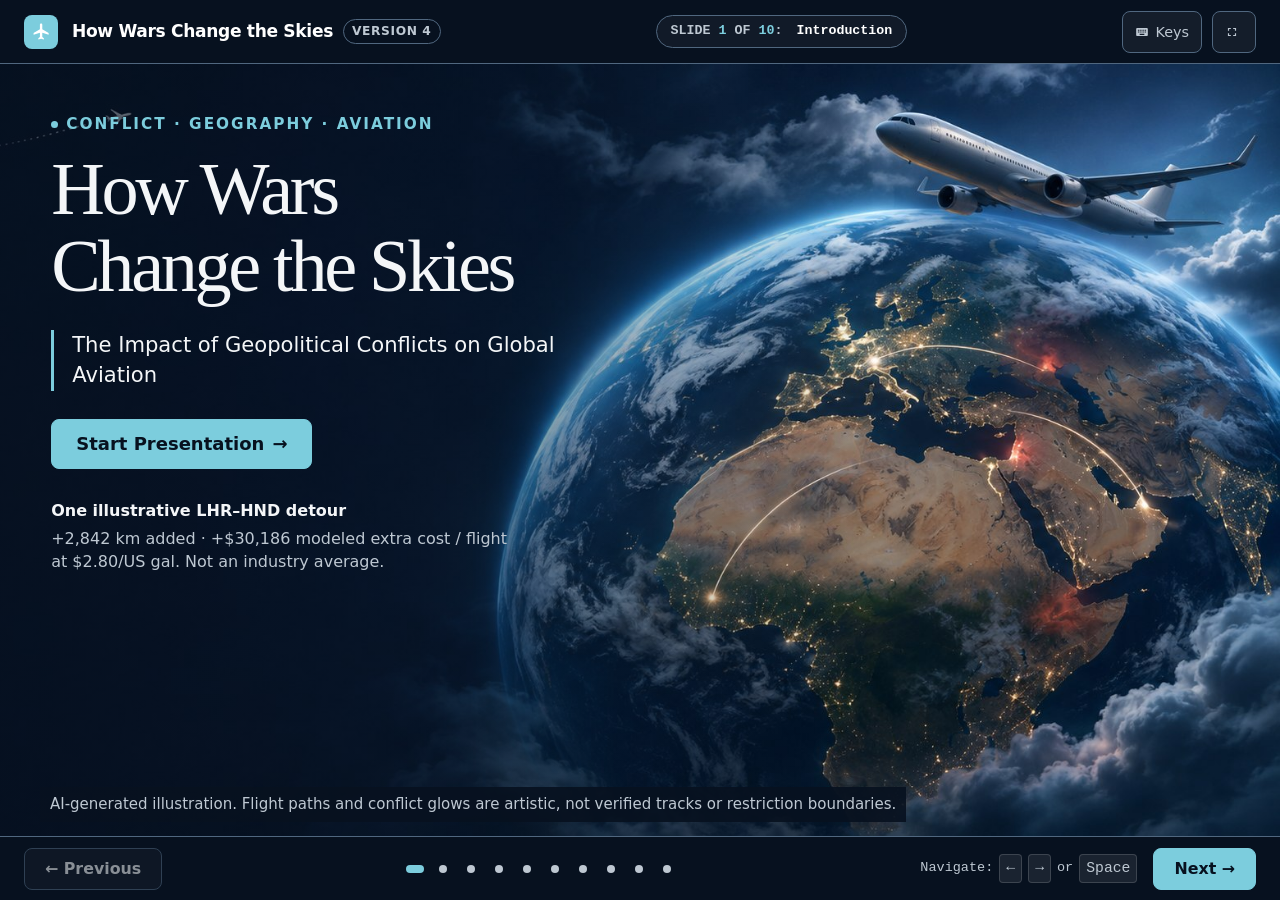
<file: index.html>
<!DOCTYPE html>
<html lang="en">
<head>
  <link rel="icon" href="data:,">
  <meta charset="UTF-8">
  <meta name="viewport" content="width=device-width, initial-scale=1.0">
  <title>How Wars Change the Skies | Geopolitical Conflict & Global Aviation</title>
  <meta name="description" content="An interactive educational exploration of conflict, airspace closures, flight rerouting economics, and airline decision-making.">
  
  <!-- Three.js and OrbitControls for 3D Globe Visualization -->
  <script src="assets/vendor/three.min.js"></script>
  <script src="assets/vendor/OrbitControls.js"></script>

  <style>
    /* ==========================================================================
       CSS VARIABLES & THEME SYSTEM
       ========================================================================== */
    :root {
      --bg-deep: #060a17;
      --bg-dark: #0a1128;
      --bg-card: rgba(13, 24, 53, 0.75);
      --bg-card-hover: rgba(20, 37, 78, 0.85);
      --border-subtle: rgba(255, 255, 255, 0.09);
      --border-focus: rgba(0, 210, 255, 0.45);
      
      --text-main: #f1f5f9;
      --text-muted: #94a3b8;
      --text-dim: #64748b;
      
      --accent-cyan: #00d2ff;
      --accent-blue: #3a86ff;
      --route-detour: #7CCDDD;
      --accent-red: #ef4444;
      --score-neutral: #F4F6F8;
      --accent-purple: #8b5cf6;
      
      --glow-cyan: 0 0 25px rgba(0, 210, 255, 0.3);
      --glow-route: 0 0 25px rgba(124, 205, 221, 0.15);
      --glow-red: 0 0 25px rgba(239, 68, 68, 0.3);
      
      --font-sans: 'Inter', -apple-system, BlinkMacSystemFont, "Segoe UI", Roboto, sans-serif;
      --font-mono: 'JetBrains Mono', monospace;
      
      --radius-sm: 8px;
      --radius-md: 14px;
      --radius-lg: 20px;
      --transition-smooth: all 0.28s cubic-bezier(0.4, 0, 0.2, 1);
    }

    /* ==========================================================================
       GLOBAL RESETS & BASE STYLES
       ========================================================================== */
    *, *::before, *::after {
      box-sizing: border-box;
      margin: 0;
      padding: 0;
    }

    html, body {
      width: 100%;
      height: 100%;
      overflow: hidden;
      background-color: var(--bg-deep);
      color: var(--text-main);
      font-family: var(--font-sans);
      font-size: 15px;
      line-height: 1.55;
      -webkit-font-smoothing: antialiased;
      user-select: none;
    }

    /* Radar-grid subtle background texture */
    body::before {
      content: '';
      position: fixed;
      top: 0;
      left: 0;
      width: 100vw;
      height: 100vh;
      background: 
        radial-gradient(circle at 50% 50%, rgba(20, 35, 75, 0.4) 0%, transparent 75%),
        linear-gradient(rgba(0, 210, 255, 0.02) 1px, transparent 1px),
        linear-gradient(90deg, rgba(0, 210, 255, 0.02) 1px, transparent 1px);
      background-size: 100% 100%, 48px 48px, 48px 48px;
      pointer-events: none;
      z-index: 0;
    }

    /* ==========================================================================
       TOP NAVIGATION BAR
       ========================================================================== */
    .top-bar {
      position: fixed;
      top: 0;
      left: 0;
      width: 100%;
      height: 64px;
      padding: 0 32px;
      display: flex;
      align-items: center;
      justify-content: space-between;
      background: rgba(6, 10, 23, 0.88);
      backdrop-filter: blur(16px);
      border-bottom: 1px solid var(--border-subtle);
      z-index: 100;
    }

    .brand-group {
      display: flex;
      align-items: center;
      gap: 14px;
      cursor: pointer;
    }

    .brand-icon {
      width: 34px;
      height: 34px;
      border-radius: var(--radius-sm);
      background: linear-gradient(135deg, var(--accent-blue), var(--accent-cyan));
      display: flex;
      align-items: center;
      justify-content: center;
      box-shadow: var(--glow-cyan);
    }

    .brand-icon svg {
      width: 19px;
      height: 19px;
      fill: #ffffff;
    }

    .brand-title {
      font-weight: 700;
      font-size: 1.05rem;
      letter-spacing: -0.02em;
      color: #ffffff;
      display: flex;
      align-items: center;
      gap: 10px;
    }

    .brand-badge {
      font-size: 0.7rem;
      font-weight: 600;
      padding: 2px 8px;
      border-radius: 20px;
      background: rgba(0, 210, 255, 0.12);
      border: 1px solid rgba(0, 210, 255, 0.3);
      color: var(--accent-cyan);
      text-transform: uppercase;
      letter-spacing: 0.05em;
    }

    .top-center-info {
      display: flex;
      align-items: center;
      gap: 12px;
    }

    .slide-indicator-pill {
      font-family: var(--font-mono);
      font-size: 0.82rem;
      font-weight: 600;
      color: var(--text-muted);
      background: rgba(255, 255, 255, 0.04);
      padding: 5px 14px;
      border-radius: 30px;
      border: 1px solid var(--border-subtle);
    }

    .slide-indicator-pill span {
      color: var(--accent-cyan);
    }

    .top-actions {
      display: flex;
      align-items: center;
      gap: 10px;
    }

    .action-btn {
      background: rgba(255, 255, 255, 0.05);
      border: 1px solid var(--border-subtle);
      color: var(--text-muted);
      border-radius: var(--radius-sm);
      padding: 7px 12px;
      font-size: 0.8rem;
      font-weight: 500;
      cursor: pointer;
      display: flex;
      align-items: center;
      gap: 6px;
      transition: var(--transition-smooth);
    }

    .action-btn:hover {
      background: rgba(255, 255, 255, 0.12);
      color: var(--text-main);
      border-color: var(--accent-cyan);
    }

    /* ==========================================================================
       PRESENTATION SLIDE CONTAINER
       ========================================================================== */
    .slide-deck {
      position: relative;
      width: 100vw;
      height: calc(100vh - 64px - 64px);
      margin-top: 64px;
      overflow: hidden;
      z-index: 10;
    }

    .slide {
      position: absolute;
      top: 0;
      left: 0;
      width: 100%;
      height: 100%;
      padding: 36px 54px;
      display: flex;
      flex-direction: column;
      opacity: 0;
      visibility: hidden;
      transform: translateX(30px);
      transition: opacity 0.4s ease, transform 0.4s ease, visibility 0.4s;
      overflow-y: auto;
    }

    .slide.active {
      opacity: 1;
      visibility: visible;
      transform: translateX(0);
    }

    /* Slide Header standard */
    .slide-header {
      margin-bottom: 24px;
      flex-shrink: 0;
    }

    .slide-category {
      font-family: var(--font-mono);
      font-size: 0.78rem;
      text-transform: uppercase;
      letter-spacing: 0.12em;
      color: var(--accent-cyan);
      display: flex;
      align-items: center;
      gap: 8px;
      margin-bottom: 6px;
    }

    .slide-category::before {
      content: '';
      display: inline-block;
      width: 7px;
      height: 7px;
      border-radius: 50%;
      background: var(--accent-cyan);
      box-shadow: var(--glow-cyan);
    }

    .slide-title {
      font-size: 2.1rem;
      font-weight: 800;
      letter-spacing: -0.03em;
      color: #ffffff;
      line-height: 1.15;
    }

    .slide-subtitle {
      font-size: 1.02rem;
      color: var(--text-muted);
      margin-top: 6px;
      max-width: 880px;
    }

    /* ==========================================================================
       BOTTOM CONTROL BAR & DOCK
       ========================================================================== */
    .bottom-bar {
      position: fixed;
      bottom: 0;
      left: 0;
      width: 100%;
      height: 64px;
      padding: 0 32px;
      display: flex;
      align-items: center;
      justify-content: space-between;
      background: rgba(6, 10, 23, 0.92);
      backdrop-filter: blur(16px);
      border-top: 1px solid var(--border-subtle);
      z-index: 100;
    }

    .nav-btn {
      background: rgba(255, 255, 255, 0.05);
      border: 1px solid var(--border-subtle);
      color: var(--text-main);
      padding: 9px 20px;
      border-radius: 30px;
      font-size: 0.88rem;
      font-weight: 600;
      cursor: pointer;
      display: flex;
      align-items: center;
      gap: 8px;
      transition: var(--transition-smooth);
    }

    .nav-btn:hover:not(:disabled) {
      background: var(--accent-blue);
      border-color: var(--accent-blue);
      box-shadow: 0 0 18px rgba(58, 134, 255, 0.4);
      transform: translateY(-1px);
    }

    .nav-btn:disabled {
      opacity: 0.35;
      cursor: not-allowed;
    }

    .nav-btn-primary {
      background: linear-gradient(135deg, var(--accent-blue), var(--accent-cyan));
      border: none;
      color: #ffffff;
      box-shadow: var(--glow-cyan);
    }

    .nav-btn-primary:hover:not(:disabled) {
      filter: brightness(1.15);
      transform: translateY(-1px);
    }

    /* Progress Indicators (Dots) */
    .dots-container {
      display: flex;
      align-items: center;
      gap: 10px;
    }

    .dot-item {
      position: relative;
      width: 10px;
      height: 10px;
      border-radius: 50%;
      background: rgba(255, 255, 255, 0.15);
      border: 1px solid transparent;
      cursor: pointer;
      transition: var(--transition-smooth);
    }

    .dot-item:hover {
      background: rgba(0, 210, 255, 0.5);
      transform: scale(1.25);
    }

    .dot-item.active {
      width: 28px;
      border-radius: 12px;
      background: var(--accent-cyan);
      box-shadow: var(--glow-cyan);
    }

    .dot-tooltip {
      position: absolute;
      bottom: 22px;
      left: 50%;
      transform: translateX(-50%) translateY(6px);
      padding: 4px 10px;
      border-radius: 6px;
      background: rgba(10, 17, 40, 0.95);
      border: 1px solid var(--border-subtle);
      font-size: 0.72rem;
      font-weight: 500;
      white-space: nowrap;
      color: #ffffff;
      pointer-events: none;
      opacity: 0;
      transition: var(--transition-smooth);
    }

    .dot-item:hover .dot-tooltip {
      opacity: 1;
      transform: translateX(-50%) translateY(0);
    }

    /* Keyboard shortcuts helper */
    .key-hint {
      font-family: var(--font-mono);
      font-size: 0.75rem;
      color: var(--text-dim);
      display: flex;
      align-items: center;
      gap: 6px;
    }

    .key-badge {
      display: inline-block;
      padding: 2px 6px;
      background: rgba(255, 255, 255, 0.08);
      border: 1px solid rgba(255, 255, 255, 0.15);
      border-radius: 4px;
      color: var(--text-muted);
      font-size: 0.7rem;
    }

    /* ==========================================================================
       COMMON UI COMPONENTS & CARDS
       ========================================================================== */
    .glass-card {
      background: var(--bg-card);
      border: 1px solid var(--border-subtle);
      border-radius: var(--radius-md);
      padding: 22px;
      backdrop-filter: blur(12px);
      transition: var(--transition-smooth);
    }

    .glass-card:hover {
      border-color: rgba(255, 255, 255, 0.16);
      background: var(--bg-card-hover);
    }

    .grid-2 {
      display: grid;
      grid-template-columns: repeat(2, 1fr);
      gap: 24px;
    }

    .grid-3 {
      display: grid;
      grid-template-columns: repeat(3, 1fr);
      gap: 20px;
    }

    .grid-4 {
      display: grid;
      grid-template-columns: repeat(4, 1fr);
      gap: 16px;
    }

    .stat-badge {
      display: inline-flex;
      align-items: baseline;
      gap: 6px;
    }

    .stat-value {
      font-family: var(--font-mono);
      font-size: 1.8rem;
      font-weight: 700;
      color: #ffffff;
    }

    .stat-unit {
      font-size: 0.85rem;
      color: var(--text-muted);
    }

    .tag {
      display: inline-flex;
      align-items: center;
      padding: 3px 9px;
      border-radius: 4px;
      font-size: 0.73rem;
      font-weight: 600;
      letter-spacing: 0.03em;
    }

    .tag-cyan { background: rgba(0, 210, 255, 0.12); color: var(--accent-cyan); border: 1px solid rgba(0, 210, 255, 0.3); }
    .tag-red { background: rgba(239, 68, 68, 0.12); color: var(--accent-red); border: 1px solid rgba(239, 68, 68, 0.3); }
    .tag-green { background: rgba(16, 185, 129, 0.12); color: var(--text-main); border: 1px solid rgba(16, 185, 129, 0.3); }

    /* ==========================================================================
       SLIDE 1: HERO & WELCOME
       ========================================================================== */
    .hero-layout {
      display: grid;
      grid-template-columns: 1.15fr 0.85fr;
      gap: 48px;
      height: 100%;
      align-items: center;
    }

    .hero-title-giant {
      font-size: 3.4rem;
      font-weight: 800;
      line-height: 1.08;
      letter-spacing: -0.04em;
      margin-bottom: 20px;
      background: linear-gradient(135deg, #ffffff 40%, var(--accent-cyan) 100%);
      -webkit-background-clip: text;
      -webkit-text-fill-color: transparent;
    }

    .hero-tagline {
      font-size: 1.25rem;
      color: #cbd5e1;
      font-weight: 400;
      line-height: 1.5;
      margin-bottom: 28px;
    }

    .hero-preview-box {
      position: relative;
      height: 420px;
      border-radius: var(--radius-lg);
      background: radial-gradient(circle at 50% 50%, rgba(13, 31, 74, 0.6), rgba(6, 10, 23, 0.95));
      border: 1px solid var(--border-subtle);
      overflow: hidden;
      display: flex;
      flex-direction: column;
      align-items: center;
      justify-content: center;
      padding: 30px;
      box-shadow: 0 20px 40px rgba(0, 0, 0, 0.6);
    }

    .hero-radar-ring {
      position: absolute;
      width: 320px;
      height: 320px;
      border-radius: 50%;
      border: 1px dashed rgba(0, 210, 255, 0.25);
      animation: radarRotate 24s linear infinite;
    }

    .hero-radar-ring-2 {
      position: absolute;
      width: 220px;
      height: 220px;
      border-radius: 50%;
      border: 1px solid rgba(58, 134, 255, 0.2);
    }

    .hero-globe-center-icon {
      position: relative;
      z-index: 2;
      width: 110px;
      height: 110px;
      border-radius: 50%;
      background: radial-gradient(circle, #00d2ff 0%, #0a1b40 70%);
      display: flex;
      align-items: center;
      justify-content: center;
      box-shadow: 0 0 50px rgba(0, 210, 255, 0.4);
      animation: pulseGlow 4s ease-in-out infinite alternate;
    }

    @keyframes radarRotate {
      from { transform: rotate(0deg); }
      to { transform: rotate(360deg); }
    }

    @keyframes pulseGlow {
      from { box-shadow: 0 0 30px rgba(0, 210, 255, 0.3); }
      to { box-shadow: 0 0 65px rgba(0, 210, 255, 0.6); }
    }

    /* ==========================================================================
       SLIDE 2: INVISIBLE HIGHWAYS (CARDS)
       ========================================================================== */
    .concept-card {
      background: var(--bg-card);
      border: 1px solid var(--border-subtle);
      border-radius: var(--radius-md);
      padding: 24px;
      display: flex;
      flex-direction: column;
      gap: 12px;
      position: relative;
      overflow: hidden;
    }

    .concept-card::before {
      content: '';
      position: absolute;
      top: 0;
      left: 0;
      width: 4px;
      height: 100%;
      background: var(--accent-blue);
    }

    .concept-card.cyan::before { background: var(--accent-cyan); }
    .concept-card.purple::before { background: var(--accent-purple); }

    .concept-card-title {
      font-size: 1.15rem;
      font-weight: 700;
      color: #ffffff;
      display: flex;
      align-items: center;
      gap: 10px;
    }

    /* ==========================================================================
       SLIDE 3: AIRSPACE CLOSURES (STEP BY STEP)
       ========================================================================== */
    .process-timeline {
      display: grid;
      grid-template-columns: repeat(4, 1fr);
      gap: 18px;
      margin-top: 15px;
    }

    .step-box {
      background: var(--bg-card);
      border: 1px solid var(--border-subtle);
      border-radius: var(--radius-md);
      padding: 20px;
      position: relative;
    }

    .step-number {
      font-family: var(--font-mono);
      font-size: 0.8rem;
      font-weight: 700;
      color: var(--accent-cyan);
      margin-bottom: 8px;
    }

    .step-title {
      font-size: 1.05rem;
      font-weight: 700;
      color: #ffffff;
      margin-bottom: 8px;
    }

    /* Comparison Split in Slide 3 */
    .split-compare {
      display: grid;
      grid-template-columns: 1fr 1fr;
      gap: 24px;
      margin-top: 24px;
    }

    .compare-side {
      border-radius: var(--radius-md);
      padding: 22px;
      border: 1px solid var(--border-subtle);
    }

    .compare-side.peace {
      background: rgba(16, 185, 129, 0.05);
      border-color: rgba(16, 185, 129, 0.25);
    }

    .compare-side.conflict {
      background: rgba(239, 68, 68, 0.05);
      border-color: rgba(239, 68, 68, 0.25);
    }

    /* ==========================================================================
       SLIDE 4: CASE STUDIES (TABBED)
       ========================================================================== */
    .tab-bar {
      display: flex;
      gap: 12px;
      margin-bottom: 20px;
    }

    .tab-btn {
      padding: 10px 22px;
      border-radius: var(--radius-sm);
      background: rgba(255, 255, 255, 0.05);
      border: 1px solid var(--border-subtle);
      color: var(--text-muted);
      font-size: 0.92rem;
      font-weight: 600;
      cursor: pointer;
      transition: var(--transition-smooth);
    }

    .tab-btn.active {
      background: rgba(0, 210, 255, 0.15);
      border-color: var(--accent-cyan);
      color: #ffffff;
      box-shadow: var(--glow-cyan);
    }

    .tab-content {
      display: none;
    }

    .tab-content.active {
      display: block;
      animation: fadeIn 0.3s ease;
    }

    @keyframes fadeIn {
      from { opacity: 0; transform: translateY(6px); }
      to { opacity: 1; transform: translateY(0); }
    }

    /* ==========================================================================
       SLIDE 5 & 6: ROUTE CALCULATIONS & 3D GLOBE
       ========================================================================== */
    .globe-stage-container {
      position: relative;
      width: 100%;
      height: 480px;
      border-radius: var(--radius-lg);
      overflow: hidden;
      border: 1px solid var(--border-subtle);
      background: #02050f;
    }

    #globeCanvas {
      width: 100%;
      height: 100%;
      display: block;
    }

    .globe-hud {
      position: absolute;
      top: 20px;
      left: 20px;
      z-index: 20;
      display: flex;
      flex-direction: column;
      gap: 10px;
      pointer-events: none;
    }

    .globe-hud > * {
      pointer-events: auto;
    }

    .hud-chip {
      background: rgba(6, 10, 23, 0.88);
      backdrop-filter: blur(12px);
      border: 1px solid var(--border-subtle);
      border-radius: var(--radius-sm);
      padding: 12px 18px;
    }

    .globe-controls-panel {
      position: absolute;
      bottom: 20px;
      right: 20px;
      z-index: 20;
      display: flex;
      gap: 8px;
      background: rgba(6, 10, 23, 0.88);
      backdrop-filter: blur(12px);
      border: 1px solid var(--border-subtle);
      border-radius: var(--radius-sm);
      padding: 8px;
    }

    .route-legend {
      position: absolute;
      bottom: 20px;
      left: 20px;
      z-index: 20;
      background: rgba(6, 10, 23, 0.88);
      backdrop-filter: blur(12px);
      border: 1px solid var(--border-subtle);
      border-radius: var(--radius-sm);
      padding: 12px 18px;
      display: flex;
      flex-direction: column;
      gap: 8px;
    }

    .legend-item {
      display: flex;
      align-items: center;
      gap: 10px;
      font-size: 0.82rem;
    }

    .legend-line {
      width: 22px;
      height: 4px;
      border-radius: 2px;
    }

    .legend-line.baseline { background: var(--accent-cyan); box-shadow: 0 0 8px var(--accent-cyan); }
    .legend-line.reroute { background: var(--route-detour); box-shadow: 0 0 8px var(--route-detour); }
    .legend-line.closed-zone { background: var(--accent-red); width: 12px; height: 12px; border-radius: 50%; }

    /* ==========================================================================
       SLIDE 7: COST DETOUR (CALCULATOR & BARS)
       ========================================================================== */
    .metric-bar-group {
      display: flex;
      flex-direction: column;
      gap: 14px;
      margin-top: 14px;
    }

    .metric-row {
      display: flex;
      flex-direction: column;
      gap: 6px;
    }

    .metric-label-row {
      display: flex;
      justify-content: space-between;
      font-size: 0.88rem;
    }

    .bar-track {
      width: 100%;
      height: 12px;
      background: rgba(255, 255, 255, 0.08);
      border-radius: 6px;
      overflow: hidden;
      position: relative;
    }

    .bar-fill {
      height: 100%;
      border-radius: 6px;
      transition: width 0.6s cubic-bezier(0.4, 0, 0.2, 1);
    }

    .bar-fill.baseline { background: var(--accent-cyan); }
    .bar-fill.reroute { background: var(--route-detour); }

    /* Interactive Cost Range Slider */
    .slider-control-card {
      margin-top: 20px;
      background: var(--bg-card);
      border: 1px solid var(--border-subtle);
      border-radius: var(--radius-md);
      padding: 20px;
    }

    .slider-group {
      display: flex;
      flex-direction: column;
      gap: 8px;
      margin-bottom: 16px;
    }

    input[type=range] {
      -webkit-appearance: none;
      width: 100%;
      background: rgba(255, 255, 255, 0.1);
      height: 6px;
      border-radius: 3px;
      outline: none;
    }

    input[type=range]::-webkit-slider-thumb {
      -webkit-appearance: none;
      width: 18px;
      height: 18px;
      border-radius: 50%;
      background: var(--accent-cyan);
      box-shadow: var(--glow-cyan);
      cursor: pointer;
    }

    /* ==========================================================================
       SLIDE 9: AIRLINE DECISION SIMULATOR
       ========================================================================== */
    .sim-container {
      display: grid;
      grid-template-columns: 1fr 1.25fr;
      gap: 28px;
      height: 100%;
    }

    .sim-panel {
      background: var(--bg-card);
      border: 1px solid var(--border-subtle);
      border-radius: var(--radius-md);
      padding: 24px;
      display: flex;
      flex-direction: column;
      gap: 18px;
      overflow-y: auto;
    }

    .sim-option-card {
      background: rgba(255, 255, 255, 0.03);
      border: 1px solid var(--border-subtle);
      border-radius: var(--radius-sm);
      padding: 14px 16px;
      cursor: pointer;
      transition: var(--transition-smooth);
    }

    .sim-option-card:hover {
      background: rgba(255, 255, 255, 0.07);
      border-color: rgba(255, 255, 255, 0.2);
    }

    .sim-option-card.selected {
      background: rgba(0, 210, 255, 0.12);
      border-color: var(--accent-cyan);
      box-shadow: inset 0 0 12px rgba(0, 210, 255, 0.2);
    }

    .sim-result-card {
      background: rgba(6, 12, 28, 0.9);
      border: 1px solid var(--border-subtle);
      border-radius: var(--radius-md);
      padding: 24px;
      display: flex;
      flex-direction: column;
      gap: 16px;
      height: 100%;
    }

    /* ==========================================================================
       KEYBOARD SHORTCUTS MODAL
       ========================================================================== */
    .modal-backdrop {
      position: fixed;
      top: 0;
      left: 0;
      width: 100vw;
      height: 100vh;
      background: rgba(2, 4, 10, 0.75);
      backdrop-filter: blur(8px);
      z-index: 999;
      display: none;
      align-items: center;
      justify-content: center;
    }

    .modal-backdrop.active {
      display: flex;
    }

    .modal-box {
      width: 480px;
      max-width: 90vw;
      background: var(--bg-card-hover);
      border: 1px solid var(--border-focus);
      border-radius: var(--radius-lg);
      padding: 28px;
      box-shadow: 0 25px 50px rgba(0, 0, 0, 0.7);
    }

    .modal-title {
      font-size: 1.3rem;
      font-weight: 700;
      color: #ffffff;
      margin-bottom: 16px;
      display: flex;
      align-items: center;
      justify-content: space-between;
    }

    .shortcut-list {
      display: flex;
      flex-direction: column;
      gap: 12px;
    }

    .shortcut-row {
      display: flex;
      justify-content: space-between;
      align-items: center;
      padding-bottom: 8px;
      border-bottom: 1px solid var(--border-subtle);
    }

    /* ==========================================================================
       RESPONSIVE ADJUSTMENTS
       ========================================================================== */
    @media (max-width: 1024px) {
      .hero-layout, .sim-container, .split-compare {
        grid-template-columns: 1fr;
      }
      .grid-3, .grid-4 {
        grid-template-columns: repeat(2, 1fr);
      }
      .slide {
        padding: 24px;
      }
      .hero-title-giant {
        font-size: 2.4rem;
      }
    }
  </style>
  <link rel="stylesheet" href="assets/v4.css">
  <script src="data/presentation-data.js"></script>
</head>
<body>

  <!-- ========================================================================
       TOP NAVIGATION BAR
       ======================================================================== -->
  <header class="top-bar">
    <div class="brand-group" role="button" tabindex="0" aria-label="Return to first slide" onclick="goToSlide(0)" onkeydown="if(event.key==='Enter'||event.key===' '){event.preventDefault();event.stopPropagation();goToSlide(0)}">
      <div class="brand-icon">
        <svg viewBox="0 0 24 24">
          <path d="M21 16v-2l-8-5V3.5c0-.83-.67-1.5-1.5-1.5S10 2.67 10 3.5V9l-8 5v2l8-2.5V19l-2 1.5V22l3.5-1 3.5 1v-1.5L13 19v-5.5l8 2.5z"/>
        </svg>
      </div>
      <div class="brand-title">
        How Wars Change the Skies
        <span class="brand-badge">Version 4</span>
      </div>
    </div>

    <div class="top-center-info">
      <div class="slide-indicator-pill" aria-live="polite" aria-atomic="true">
        SLIDE <span id="currentSlideNumber">1</span> OF <span id="totalSlidesCount">10</span>:
        <strong id="currentSlideCategory" style="color: #ffffff; margin-left: 6px;">Introduction</strong>
      </div>
    </div>

    <div class="top-actions">
      <button class="action-btn" id="shortcutsTrigger" aria-controls="shortcutsModal" aria-expanded="false" onclick="toggleShortcutsModal()" title="Keyboard Shortcuts">
        <svg width="14" height="14" fill="currentColor" viewBox="0 0 24 24"><path d="M20 5H4c-1.1 0-1.99.9-1.99 2L2 17c0 1.1.9 2 2 2h16c1.1 0 2-.9 2-2V7c0-1.1-.9-2-2-2zm-9 3h2v2h-2V8zm0 3h2v2h-2v-2zM8 8h2v2H8V8zm0 3h2v2H8v-2zm-1 2H5v-2h2v2zm0-3H5V8h2v2zm9 7H8v-2h8v2zm0-4h-2v-2h2v2zm0-3h-2V8h2v2zm3 3h-2v-2h2v2zm0-3h-2V8h2v2z"/></svg>
        Keys
      </button>
      <button class="action-btn" onclick="toggleFullScreen()" title="Toggle Fullscreen">
        <svg width="14" height="14" fill="currentColor" viewBox="0 0 24 24"><path d="M7 14H5v5h5v-2H7v-3zm-2-4h2V7h3V5H5v5zm12 7h-3v2h5v-5h-2v3zM14 5v2h3v3h2V5h-5z"/></svg>
      </button>
    </div>
  </header>

  <!-- ========================================================================
       SLIDE DECK CONTAINER (10 SLIDES)
       ======================================================================== -->
  <main class="slide-deck" id="slideDeck"><div id="dataStatus" role="status"></div>

    <!-- SLIDE 1: INTRODUCTION & PROJECT VISION -->
    <section class="slide active" id="slide-0">
      <div class="hero-layout">
        <div class="hero-copy">
          <div class="slide-category">Conflict · Geography · Aviation</div>
          <h1 class="hero-title-giant">How Wars<br>Change the Skies</h1>
          <p class="hero-tagline">The Impact of Geopolitical Conflicts on Global Aviation</p>
          <button class="nav-btn nav-btn-primary hero-start" onclick="goToSlide(1)">Start Presentation <span aria-hidden="true">→</span></button>
          <div class="hero-model-note"><strong>One illustrative LHR–HND detour</strong><p><span id="heroDistance">—</span> km added · <span id="heroCost">—</span> modeled extra cost / flight at $2.80/US gal. Not an industry average.</p></div>
        </div>
      </div>
      <p class="hero-art-credit">AI-generated illustration. Flight paths and conflict glows are artistic, not verified tracks or restriction boundaries.</p>
    </section>

    <!-- SLIDE 2: THE INVISIBLE HIGHWAYS OF THE SKY -->
    <section class="slide" id="slide-1">
<div class="slide-header"><div class="slide-category">Aviation Network Fundamentals</div><h2 class="slide-title">The Invisible Highways of the Sky</h2><p class="slide-subtitle">A route connects airports through airspace. Geography gives a starting point; permissions, weather and air traffic services shape the flight.</p></div><div class="grid-3" aria-label="Three airspace concepts; diagrams are schematic"><div class="glass-card"><svg class="concept-diagram" viewBox="0 0 156 60" fill="none" stroke="currentColor" stroke-width="1.5" aria-hidden="true"><circle cx="66" cy="30" r="25"/><ellipse cx="66" cy="30" rx="12" ry="25"/><path d="M41 30h50M44 43Q66 6 89 20"/><circle cx="44" cy="43" r="2"/><circle cx="89" cy="20" r="2"/></svg><h3 style="margin-bottom:12px">Great-circle distance</h3><p style="color:var(--text-muted)">On a spherical Earth, a great-circle arc is the shortest surface path between two points. It often looks curved on a flat map. Our model uses this as a theoretical baseline, not a recorded flight path.</p></div><div class="glass-card"><svg class="concept-diagram" viewBox="0 0 156 60" fill="none" stroke="currentColor" stroke-width="1.5" aria-hidden="true"><path d="M24 46h110M43 46V17h66v29M36 17h80M50 28h52"/><path d="M28 10h100" stroke-dasharray="4 4"/><path d="m118 7 6 3-6 3"/></svg><h3 style="margin-bottom:12px">Sovereign airspace</h3><p style="color:var(--text-muted)">The Chicago Convention recognizes state sovereignty over territorial airspace (Article 1). Scheduled international services need the relevant state authorization (Article 6). Different rules apply to non-scheduled flights.</p></div><div class="glass-card"><svg class="concept-diagram" viewBox="0 0 156 60" fill="none" stroke="currentColor" stroke-width="1.5" aria-hidden="true"><path d="M22 45 55 24 92 42 131 16"/><rect x="37" y="9" width="77" height="43" rx="14" stroke-dasharray="5 4"/><path d="M47 28h57"/></svg><h3 style="margin-bottom:12px">FIR: Flight Information Region</h3><p style="color:var(--text-muted)">An FIR is an area where flight information and alerting services are provided. Its boundary need not match a country border. A restriction may cover only part of an FIR, selected altitudes or specific operators.</p></div></div><div class="provenance"><span class="evidence-badge">Verified legal reference</span><a href="https://www.icao.int/sites/default/files/2024-12/7300_9ed.pdf" target="_blank" rel="noopener">ICAO · Chicago Convention, Articles 1, 5, 6 and 9</a></div><div class="glass-card"><strong>Follow the chain:</strong> conflict → airspace restrictions → rerouting → extra operating demands → airline decisions.</div>
    </section>

    <!-- SLIDE 3: WHAT HAPPENS WHEN AIRSPACE CLOSES? -->
    <section class="slide" id="slide-2">
<div class="slide-header"><div class="slide-category">Operational Mechanics</div><h2 class="slide-title">What Happens When Airspace Closes?</h2><p class="slide-subtitle">Closures, regulator advice and an airline’s own risk assessment are different inputs. None can be replaced by choosing the cheapest route.</p></div><div class="process-timeline"><div class="step-box"><div class="step-number">STEP 01</div><h3>Identify the disruption</h3><p class="source-note">Conflict may create hazards or trigger restrictions on particular operators.</p></div><div class="step-box"><div class="step-number">STEP 02</div><h3>Read the notices</h3><p class="source-note">A NOTAM is an official notice of operational information. States publish restrictions; EASA also publishes conflict-zone advice and bulletins.</p></div><div class="step-box"><div class="step-number">STEP 03</div><h3>Review affected flights</h3><p class="source-note">Airlines and air traffic services assess whether departures, rerouting, holding or diversions are needed.</p></div><div class="step-box"><div class="step-number">STEP 04</div><h3>Replan the operation</h3><p class="source-note">A feasible alternative must account for permissions, aircraft performance, fuel, crew and airport availability.</p></div></div><div class="split-compare"><div class="glass-card"><h3 style="margin-bottom:12px">Baseline: theoretical shortest path</h3><p style="color:var(--text-muted)">The dashed pearl route is a geometric reference. Actual flights also respond to winds, weather, airways, traffic and permissions.</p></div><div class="glass-card"><h3 style="margin-bottom:12px">Detour: illustrative waypoint path</h3><p style="color:var(--text-muted)">The solid ice-blue route shows how a longer path changes distance and estimated cost. It is not a verified historical track or an operationally approved alternative.</p></div></div><p class="source-note">Historical example: <a href="https://www.easa.europa.eu/en/newsroom-and-events/news/latest-developments-middle-east" target="_blank" rel="noopener">EASA, 14 April 2024</a> reported temporary closures issued by the relevant airspace owners through NOTAMs.</p>
    </section>

    <!-- SLIDE 4: TWO CONFLICTS, GLOBAL CONSEQUENCES (CASE STUDIES) -->
    <section class="slide" id="slide-3">
<div class="slide-header"><div class="slide-category">Dated Historical Case Studies</div><h2 class="slide-title">Two Conflicts, Global Consequences</h2><p class="slide-subtitle">Two documented examples explain the mechanism. The route models on the following slides are separate teaching scenarios, not reconstructions of these events.</p></div><div class="tab-bar"><button class="tab-btn active" aria-pressed="true" aria-controls="case-russia" onclick="switchCaseTab('russia')">Case A · Russia / Ukraine context</button><button class="tab-btn" aria-pressed="false" aria-controls="case-mideast" onclick="switchCaseTab('mideast')">Case B · 13–14 April 2024</button></div><div class="tab-content active" id="case-russia"><div class="grid-2"><div class="glass-card"><h3 style="margin-bottom:12px">Airline-reported route changes</h3><p style="color:var(--text-muted)">Finnair reports bypassing Russian airspace on services to Asia. This is an operator-specific example: access and restrictions differ between airlines and dates. It does not establish a single global average detour.</p></div><div class="glass-card"><h3 style="margin-bottom:12px">Why the geography matters</h3><p style="color:var(--text-muted)">A northern European hub can lose access to short eastbound paths. Longer alternatives affect flying time, aircraft rotations and fuel requirements. Our LHR–HND and HEL–ICN examples quantify chosen hypothetical waypoint paths.</p></div></div><div class="provenance"><span class="evidence-badge">Airline-reported fact</span><a href="https://www.finnair.com/fr-en/flight-information/travel-updates/changes-in-finnair-flights-to-asia-and-russia-2548118" target="_blank" rel="noopener">Finnair · Flights to Asia bypass Russian airspace</a><span>Retrieved 8 November 2026; advisory is subject to updates.</span></div></div><div class="tab-content" id="case-mideast" hidden><div class="grid-2"><div class="glass-card"><h3 style="margin-bottom:12px">A short-lived regional disruption</h3><p style="color:var(--text-muted)">EASA’s 14 April 2024 notice described temporary airspace closures in Israel, Lebanon, Jordan, Iraq and Iran during military exchanges on 13–14 April. The notice said the relevant NOTAMs had expired during 14 April.</p></div><div class="glass-card"><h3 style="margin-bottom:12px">Keep the time window visible</h3><p style="color:var(--text-muted)">Temporary closures can disrupt connectivity even when a destination is elsewhere. The presentation does not claim those April 2024 closures remain active. Red country shading is geographic context, not an exact closure footprint.</p></div></div><div class="provenance"><span class="evidence-badge">Verified historical event</span><a href="https://www.easa.europa.eu/en/newsroom-and-events/news/latest-developments-middle-east" target="_blank" rel="noopener">EASA · Latest developments in the Middle East, 14 April 2024</a></div></div>
    </section>

    <!-- SLIDE 5: THE FLIGHT REROUTING CHALLENGE -->
    <section class="slide" id="slide-4">
      <div class="slide-header">
        <div class="slide-category">Quantitative Route Physics</div>
        <h2 class="slide-title">The Flight Rerouting Challenge</h2>
        <p class="slide-subtitle">Compare calculated great-circle baselines with illustrative waypoint detours. Every displayed route uses the same data as the globe.</p>
      </div>

      <div class="route-selection">
        <label for="routeSelector" style="font-weight: 600; color: var(--text-muted);">Select illustrative route:</label>
        <select id="routeSelector" onchange="updateRouteMetrics()" style="background: rgba(13, 24, 53, 0.9); color: #ffffff; border: 1px solid var(--border-focus); padding: 8px 16px; border-radius: var(--radius-sm); font-size: 0.9rem; outline: none; cursor: pointer;">
          <option value="lhr-hnd">London Heathrow (LHR) ⇄ Tokyo Haneda (HND) [Illustrative Russia bypass]</option>
          <option value="fra-sin">Frankfurt (FRA) ⇄ Singapore Changi (SIN) [Illustrative regional bypass]</option>
          <option value="hel-icn">Helsinki (HEL) ⇄ Seoul Incheon (ICN) [Illustrative southern bypass]</option>
        </select>
      </div>

      <div class="grid-4" style="margin-bottom: 24px;">
        <div class="glass-card">
          <div style="font-size: 0.8rem; color: var(--text-muted); text-transform: uppercase;">Direct Distance</div>
          <div class="stat-value" id="dispDirectDist" style="color: var(--route-baseline);">—</div>
          <div style="font-size: 0.75rem; color: var(--text-dim); margin-top: 4px;">Theoretical Great-Circle</div>
        </div>

        <div class="glass-card">
          <div style="font-size: 0.8rem; color: var(--text-muted); text-transform: uppercase;">Detour Distance</div>
          <div class="stat-value" id="dispDetourDist" style="color: var(--route-detour);">—</div>
          <div style="font-size: 0.75rem; color: var(--route-detour); margin-top: 4px;" id="dispDistDelta">—</div>
        </div>

        <div class="glass-card">
          <div style="font-size: 0.8rem; color: var(--text-muted); text-transform: uppercase;">Flight Time Impact</div>
          <div class="stat-value" id="dispTimeDelta" style="color: var(--text-main);">—</div>
          <div style="font-size: 0.75rem; color: var(--text-dim); margin-top: 4px;">Assumed average ground speed: 860 km/h</div>
        </div>

        <div class="glass-card">
          <div style="font-size: 0.8rem; color: var(--text-muted); text-transform: uppercase;">Cost Penalty / Flight</div>
          <div class="stat-value" id="dispCostDelta" style="color: #ffffff;">—</div>
          <div style="font-size: 0.75rem; color: var(--route-detour); margin-top: 4px;">Fuel + Crew + Maintenance</div>
        </div>
      </div>

      <details><summary>Model inputs and illustrative waypoints</summary><div class="glass-card">
        <p style="font-size: 0.86rem; color: var(--text-muted); line-height: 1.6;">
          <span class="evidence-badge model">Model estimate</span> Python sums spherical Haversine distances (Earth radius 6,371 km). Extra hours = extra distance / 860 km/h. Default cost assumes 7,500 kg fuel/h, density 0.8 kg/L, $2.80/US gallon and $2,200/h other operating costs. Waypoints are hypothetical; weather, permissions, crew and aircraft feasibility are not modeled.
          <br><strong>Waypoints:</strong> <span id="routeWaypoints"></span>
        </p>
      </div></details>
      <p class="route-summary" id="routeReading" role="status" aria-live="polite" aria-atomic="true" role="status" aria-live="polite"></p>
      <div class="route-chart" role="img" aria-label="Calculated distance comparison; both bars share a zero origin and the detour defines the maximum."><div class="route-chart-row"><span>Baseline</span><div class="route-chart-track"><span id="baselineBar" style="background:var(--route-baseline)"></span></div><strong id="baselineBarValue"></strong></div><div class="route-chart-row"><span>Detour</span><div class="route-chart-track"><span style="width:100%;background:var(--route-detour)"></span></div><strong id="detourBarValue"></strong></div></div>
    </section>

    <!-- SLIDE 6: 3D GLOBE INTERACTIVE VISUALIZATION -->
    <section class="slide" id="slide-5">
      <div class="slide-header" style="margin-bottom: 14px;">
        <div class="slide-category">Interactive WebGL Experience</div>
        <h2 class="slide-title">Explore the 3D Globe</h2>
        <p class="slide-subtitle">Compare the theoretical baseline and illustrative detour. Red shading is country context, not live restrictions.</p>
      </div>

      <div class="globe-explorer">

        <!-- Top Left HUD -->
        <div class="globe-hud">
          <div class="hud-chip">
            <div style="font-size: 0.72rem; color: var(--text-dim); text-transform: uppercase; font-family: var(--font-mono);">Illustrative geographic context</div>
            <div style="font-size: 1rem; font-weight: 700; color: #ffffff;" id="hudScenarioName">Russia–Ukraine Siberian Closure</div>
            <div style="font-size: 0.8rem; color: var(--accent-cyan); margin-top: 2px;" id="hudRoutePair">London (LHR) &rarr; Tokyo (HND)</div><div class="globe-route-picker"><label for="globeRouteSelect">Route</label><select id="globeRouteSelect" onchange="chooseGlobeRoute(this.value)"><option value="lhr-hnd">LHR → HND</option><option value="fra-sin">FRA → SIN</option><option value="hel-icn">HEL → ICN</option></select></div>
          </div>
        </div>

        <div class="globe-stage-container">
          <canvas id="globeCanvas" tabindex="0" role="img" aria-label="Interactive Earth. Drag to rotate or use W A S D. Use plus and minus to zoom. Pearl dashed baseline and ice-blue illustrative detour; white airport markers."></canvas><canvas id="mapCanvas" role="img" aria-label="Equirectangular world map with the same countries, airports and routes"></canvas><div id="globeLabels" aria-hidden="true"></div>
        </div>

        <!-- Legend Overlay -->
        <div class="route-legend">
          <div class="legend-item">
            <div class="legend-line baseline"></div>
            <span>Theoretical baseline · dashed pearl</span>
          </div>
          <div class="legend-item">
            <div class="legend-line reroute"></div>
            <span>Illustrative detour · solid ice blue</span>
          </div>
          <div class="legend-item">
            <div class="legend-line closed-zone"></div>
            <span>Country context · red (not FIRs)</span>
          </div>
          <div class="legend-item"><span class="airport-key" aria-hidden="true">●</span><span>White dots · airports; moving dot · illustration</span></div>
        </div>

        <!-- Globe Controls Bottom Right -->
        <div class="globe-controls-panel">
          <button class="action-btn" data-scenario="russia" aria-pressed="true" onclick="setGlobeScenario('russia')">Russia context</button>
          <button class="action-btn" data-scenario="mideast" aria-pressed="false" onclick="setGlobeScenario('mideast')">Middle East context</button><button class="action-btn" id="rotateGlobe" disabled aria-describedby="globeStatus" onclick="toggleGlobeRotation()">Pause rotation</button><button class="action-btn" id="mapToggle" aria-pressed="false" onclick="toggleMapView()">Show 2D map</button>
          <button class="action-btn" id="resetGlobe" data-globe-only disabled aria-describedby="globeStatus" onclick="resetGlobeCamera()" title="Reset Camera View">⟲ Reset Camera</button>
          <button class="action-btn" data-globe-only disabled aria-describedby="globeStatus" onclick="zoomGlobe(0.85)" aria-label="Zoom in on globe">+</button><button class="action-btn" data-globe-only disabled aria-describedby="globeStatus" onclick="zoomGlobe(1.15)" aria-label="Zoom out on globe">−</button>
        </div>
        <div id="globeStatus" role="status" aria-live="polite" aria-atomic="true">Camera controls become available when the 3D globe initializes.</div>
      </div>
<details><summary>Route details, geography and controls</summary>      <div class="provenance"><span class="evidence-badge model">Illustrative scenario</span><span id="globeDistanceSummary"></span></div><p class="source-note" id="globeRouteDescription"></p><p class="source-note">Natural Earth v5.1.2, 1:110m country geometry. Generalized boundaries are not FIR boundaries, territorial-water limits or verified restriction polygons. No route is represented as operationally safe or approved. Focus the 3D globe and use W A S D to rotate, plus/minus to zoom; arrow keys navigate slides. The moving marker is illustrative and is not a flight tracker or a time scale.</p></details>
    </section>

    <!-- SLIDE 7: THE HIDDEN COST OF A DETOUR -->
    <section class="slide" id="slide-6">
      <div class="slide-header">
        <div class="slide-category">Aviation Economics & Environmental Burden</div>
        <h2 class="slide-title">The Hidden Cost of a Detour</h2>
        <p class="slide-subtitle">Vary extra hours and fuel price to estimate incremental cost and direct combustion CO₂. Model estimates, not airline invoices.</p>
      </div>

      <div class="grid-2">
        <div>
          <div class="glass-card" style="margin-bottom: 20px;">
            <h3 style="color: #ffffff; font-size: 1.15rem; margin-bottom: 14px;">The Anatomy of a Detour Hour</h3>
            <div style="display: flex; flex-direction: column; gap: 14px;">
              <div style="display: flex; gap: 14px;">
                <span class="cost-symbol" aria-hidden="true">01</span>
                <div>
                  <strong style="color: #ffffff;">Fuel assumption · 7,500 kg/hour</strong>
                  <p style="font-size: 0.84rem; color: var(--text-muted);">Assumed 7,500 kg/h. The same fuel mass drives cost and direct CO₂; this is not certified aircraft performance.</p>
                </div>
              </div>

              <div style="display: flex; gap: 14px;">
                <span class="cost-symbol" aria-hidden="true">02</span>
                <div>
                  <strong style="color: #ffffff;">Other operations assumption · $2,200/hour</strong>
                  <p style="font-size: 0.84rem; color: var(--text-muted);">Assumed $2,200/h for combined crew and maintenance. Actual rates and crew rules vary; no universal duty threshold is modeled.</p>
                </div>
              </div>


            </div>
          </div>
            <div class="cost-breakdown"><div class="cost-composition" id="costBreakdown" role="img" aria-label="Incremental fuel and other operating expense"><span id="fuelCostBar"></span><span id="otherCostBar"></span></div><div class="chart-legend"><span>Fuel <strong id="fuelCostValue">—</strong></span><span>Other operations <strong id="otherCostValue">—</strong></span></div><p class="comparison-explainer" id="costReading">One-flight incremental expense; annual estimate assumes 730 identical sectors.</p></div>
        </div>

        <div>
          <!-- Dynamic Cost Interactive Model -->
          <div class="slider-control-card">
            <h3 style="color: #ffffff; font-size: 1.15rem; margin-bottom: 14px; display: flex; align-items: center; justify-content: space-between;">
              <span>Interactive Cost Calculator</span>
              <span class="tag tag-cyan">Dynamic Model</span>
            </h3>
            <div class="calculator-actions"><button class="action-btn" id="useRouteHours" onclick="useSelectedRouteHours()">Use selected route</button><button class="action-btn" onclick="resetCostInputs()">Reset inputs</button></div>

            <div class="slider-group">
              <div style="display: flex; justify-content: space-between; font-size: 0.85rem;">
                <label for="inputFuelPrice" style="color: var(--text-muted);">Assumed Jet Fuel Price ($/US gallon):</label>
                <strong style="color: var(--accent-cyan); font-family: var(--font-mono);" id="valFuelPrice">$2.80</strong>
              </div>
              <input type="range" id="inputFuelPrice" aria-label="Assumed jet fuel price in dollars per US gallon" min="1.50" max="4.50" step="0.10" value="2.80" oninput="recalcCostSimulator()">
            </div>

            <div class="slider-group">
              <div style="display: flex; justify-content: space-between; font-size: 0.85rem;">
                <label for="inputExtraHours" style="color: var(--text-muted);">Added Flight Hours per Flight:</label>
                <strong style="color: var(--route-detour); font-family: var(--font-mono);" id="valExtraHours">3.2 hrs</strong>
              </div>
              <input type="range" id="inputExtraHours" aria-label="Added flight hours per flight" min="0.5" max="5.0" step="0.1" value="3.2" oninput="recalcCostSimulator()">
            </div>


            <div style="background: rgba(0, 0, 0, 0.4); border-radius: var(--radius-sm); padding: 18px; margin-top: 18px; border: 1px solid var(--border-subtle);">
              <div style="display: flex; justify-content: space-between; margin-bottom: 10px;">
                <span style="color: var(--text-muted); font-size: 0.88rem;">Incremental Cost per Single Flight:</span>
                <strong style="font-family: var(--font-mono); font-size: 1.25rem; color: var(--route-detour);" id="resFlightCost">—</strong>
              </div>
              <div style="display: flex; justify-content: space-between; margin-bottom: 10px;">
                <span style="color: var(--text-muted); font-size: 0.88rem;">Annual estimate (730 identical sectors):</span>
                <strong style="font-family: var(--font-mono); font-size: 1.25rem; color: var(--text-main);" id="resAnnualCost">—</strong>
              </div>
              <div style="display: flex; justify-content: space-between;">
                <span style="color: var(--text-muted); font-size: 0.88rem;">Direct combustion CO₂ / flight:</span>
                <strong style="font-family: var(--font-mono); font-size: 1.1rem; color: #ffffff;" id="resCO2">—</strong>
              </div>
            </div>
          </div>
        </div>
      </div>
      <details><summary>Model formulas, source and exclusions</summary>              <div style="display: flex; gap: 14px;">
                <span class="cost-symbol" aria-hidden="true">03</span>
                <div>
                  <strong style="color: #ffffff;">Displaced High-Yield Air Freight</strong>
                  <p style="font-size: 0.84rem; color: var(--text-muted);">Extra fuel can reduce payload when weight limits bind. Cargo revenue, winds, climb/descent and fuel-to-carry-fuel effects are excluded.</p>
                </div>
              </div><div class="provenance"><span class="evidence-badge model">Linear model</span><span>Fuel mass = extra hours × 7,500 kg/h. US gallons = kg / 0.8 / 3.785411784. CO₂ = fuel kg × 3.16.</span></div><p class="source-note"><a href="https://www.icao.int/sites/default/files/environmental-protection/CORSIA/CORSIA-FAQ.html" target="_blank" rel="noopener">ICAO CORSIA FAQ · 3.16 kg CO₂/kg conventional jet fuel</a>. Factor verified; fuel burn, price, density and other costs are assumptions. Emissions exclude lifecycle and non-CO₂ climate effects. Annual estimate assumes identical detours both directions, every day. Crew limits depend on reporting time, sectors, augmentation and applicable rules; these are not evaluated.</p></details>
    </section>

    <!-- SLIDE 8: AIRLINES UNDER PRESSURE (MANAGERIAL TRADE-OFFS) -->
    <section class="slide" id="slide-7">
<div class="slide-header"><div class="slide-category">Executive Management Strategy</div><h2 class="slide-title">Airlines Under Pressure: The Four Dilemmas</h2><p class="slide-subtitle">Safety and legal feasibility are prerequisites. Within those constraints, managers compare costs, schedule resilience and passenger needs.</p></div><div class="grid-4"><div class="glass-card"><h3 style="margin-bottom:12px">1 · Operating expense</h3><p style="color:var(--text-muted)">Longer flights consume more fuel and can increase crew and maintenance costs. The size of the effect depends on the operation; Slide 7 lets you vary selected assumptions.</p></div><div class="glass-card"><h3 style="margin-bottom:12px">2 · Aircraft rotations</h3><p style="color:var(--text-muted)">Extra flight time can reduce time available for the next departure. Whether delays spread depends on schedule buffers, spare aircraft and connection timing.</p></div><div class="glass-card"><h3 style="margin-bottom:12px">3 · Network continuity</h3><p style="color:var(--text-muted)">Suspension may reduce connectivity, while partner carriage can preserve some service. Airport slot implications depend on the jurisdiction, season and any applicable relief.</p></div><div class="glass-card"><h3 style="margin-bottom:12px">4 · Passenger trust</h3><p style="color:var(--text-muted)">Clear communication, rebooking and refund arrangements matter during disruption. No cost comparison establishes that a flight is safe to operate.</p></div></div><div class="glass-card" style="margin-top:24px"><span class="evidence-badge model">Managerial interpretation</span><p>There is no universal winning strategy. The next slide provides a transparent teaching exercise rather than a forecast of airline performance.</p></div>
    </section>

    <!-- SLIDE 9: YOU ARE THE AIRLINE MANAGER (INTERACTIVE SIMULATOR) -->
    <section class="slide" id="slide-8">
      <div class="slide-header">
        <div class="slide-category">Interactive Decision-Making Lab</div>
        <h2 class="slide-title">You Are the Airline Manager</h2>
        <p class="slide-subtitle">Choose a hypothetical scenario and response. Compare modeled incremental expenses and explicitly invented reliability and retention scores.</p>
      </div>

      <div class="sim-container">
        <!-- Controls Column -->
        <div class="sim-panel">
          <div>
            <label for="simScenarioSelect" style="font-size: 0.78rem; text-transform: uppercase; color: var(--accent-cyan); font-weight: 700; font-family: var(--font-mono);">Step 1: Crisis Scenario</label>
            <select id="simScenarioSelect" onchange="runSimulation()" style="width: 100%; margin-top: 6px; background: rgba(10, 18, 40, 0.95); color: #ffffff; border: 1px solid var(--border-focus); padding: 10px; border-radius: var(--radius-sm); font-size: 0.9rem; outline: none;">
              <option value="siberia">Illustrative LHR–HND southern detour</option>
              <option value="mideast">Illustrative FRA–SIN regional detour</option>
            </select>
          </div>

          <div>
            <div class="sim-step-label" id="simResponseLabel">Step 2: Choose Your Strategic Response</div>
            <div role="group" aria-labelledby="simResponseLabel" style="display: flex; flex-direction: column; gap: 8px;">
              <div class="sim-option-card selected" onclick="selectSimOption(this, 'reroute')">
                <strong style="color: #ffffff; font-size: 0.92rem;">A · Continue nonstop via detour</strong>
                <p style="font-size: 0.8rem; color: var(--text-muted); margin-top: 4px;">Keep nonstop service using the modeled detour; add flying time and expense.</p>
              </div>

              <div class="sim-option-card" onclick="selectSimOption(this, 'techstop')">
                <strong style="color: #ffffff; font-size: 0.92rem;">B · Add a technical stop</strong>
                <p style="font-size: 0.8rem; color: var(--text-muted); margin-top: 4px;">Assume an extra stop: 0.5 airborne hours, 75 ground minutes and $4,500 handling.</p>
              </div>

              <div class="sim-option-card" onclick="selectSimOption(this, 'suspend')">
                <strong style="color: #ffffff; font-size: 0.92rem;">C · Suspend the service</strong>
                <p style="font-size: 0.8rem; color: var(--text-muted); margin-top: 4px;">Halt the modeled service. Lost revenue, refunds and fleet redeployment are not valued.</p>
              </div>

              <div class="sim-option-card" onclick="selectSimOption(this, 'codeshare')">
                <strong style="color: #ffffff; font-size: 0.92rem;">D · Arrange partner carriage</strong>
                <p style="font-size: 0.8rem; color: var(--text-muted); margin-top: 4px;">Assume available partner carriage with separate permissions and safety review.</p>
              </div>
            </div>
          </div>

          <div>
            <label for="simOilPrice" style="font-size: 0.78rem; text-transform: uppercase; color: var(--accent-cyan); font-weight: 700; font-family: var(--font-mono);">Step 3: Assumed Jet Fuel Price</label>
            <select id="simOilPrice" onchange="runSimulation()" style="width: 100%; margin-top: 6px; background: rgba(10, 18, 40, 0.95); color: #ffffff; border: 1px solid var(--border-subtle); padding: 8px; border-radius: var(--radius-sm); font-size: 0.85rem;">
              <option value="moderate">Lower jet fuel price ($2.20/US gal)</option>
              <option value="high" selected>Default jet fuel price ($2.80/US gal)</option>
              <option value="spike">Higher jet fuel price ($3.80/US gal)</option>
            </select>
          </div>
        </div>

        <!-- Outcome Column -->
        <div class="sim-result-card">
          <div style="display: flex; justify-content: space-between; align-items: center; border-bottom: 1px solid var(--border-subtle); padding-bottom: 12px;">
            <h3 style="color: #ffffff; font-size: 1.2rem;">Your decision, explained</h3>
            <span class="tag tag-cyan" id="simRatingBadge">Viable Strategy</span>
          </div>

          <p class="sim-context" id="simContext"></p>
          <div class="grid-3">
            <div class="glass-card" style="padding: 14px;">
              <div style="font-size: 0.72rem; color: var(--text-muted); text-transform: uppercase;">Incremental expense</div>
              <div class="stat-value" id="simStatCost" style="font-size: 1.4rem; color: var(--route-detour);">—</div>
              <div style="font-size: 0.7rem; color: var(--text-dim);">Per flight sector</div>
            </div>

            <div class="glass-card" style="padding: 14px;">
              <div style="font-size: 0.72rem; color: var(--text-muted); text-transform: uppercase;">Simulated reliability</div>
              <div class="stat-value" id="simStatReliability" style="font-size: 1.4rem; color: var(--accent-cyan);">—</div>
              <div style="font-size: 0.7rem; color: var(--text-dim);">Teaching score, not measured</div>
            </div>

            <div class="glass-card" style="padding: 14px;">
              <div style="font-size: 0.72rem; color: var(--text-muted); text-transform: uppercase;">Simulated retention</div>
              <div class="stat-value" id="simStatMarket" style="font-size: 1.4rem; color: var(--text-main);">—</div>
              <div style="font-size: 0.7rem; color: var(--text-dim);">Teaching score, not measured</div>
            </div>
          </div>

          <div class="sim-feedback">
            <div style="font-weight: 700; color: #ffffff; font-size: 0.95rem; margin-bottom: 6px;" id="simDebriefTitle">Managerial Debrief</div>
            <p style="font-size: 0.88rem; color: var(--text-muted); line-height: 1.6;" id="simDebriefText">—</p>
            <p class="source-note" id="simTradeoff" role="status" aria-live="polite" aria-atomic="true"></p>
          </div>
          <details><summary>Compare responses and inspect assumptions</summary><p class="source-note" id="simFullFeedback"></p><table class="strategy-table"><caption>Same scenario and fuel price. Expense is modeled; percentage scores are invented teaching inputs.</caption><thead><tr><th scope="col">Response</th><th scope="col">Extra expense</th><th scope="col">Reliability</th><th scope="col">Retention</th></tr></thead><tbody id="strategyComparison"></tbody></table>

          <div style="font-size: 0.75rem; color: var(--text-dim); text-align: center;">
            <span class="evidence-badge model">Simulated scenario</span> Safety and legality must be assessed independently. Costs exclude revenue, fixed costs and disruption compensation.<details><summary>Show assumptions and scoring</summary><p id="simAssumptions"></p><p>Reliability / retention inputs: long-haul detour 74/88; stop 62/68; partner 82/55. Regional detour 84/91; stop 72/78; partner 86/65. Suspension: reliability N/A, retention 0. Scores are invented percentages for comparing assumptions; they are not fitted to airline data.</p></details>
          </div></details>
        </div>
      </div>
    </section>

    <!-- SLIDE 10: THE FUTURE OF AVIATION RESILIENCE -->
    <section class="slide" id="slide-9">
<div class="slide-header"><div class="slide-category">Synthesis & Sources</div><h2 class="slide-title">The Future of Aviation Resilience</h2><p class="slide-subtitle">Restrictions change the usable network. Longer routes can raise operating demands, but the result depends on geography, the airline and the assumptions.</p></div><p class="conclusion-callout">Measure the detour. Explain the assumptions. Assess safety and permissions separately.</p><div class="grid-3"><div class="glass-card"><h3 style="margin-bottom:12px">01 · Plan flexible networks</h3><p style="color:var(--text-muted)">Consider alternative routings, partners and recovery plans. Aircraft range alone does not resolve permissions, crew, airport or safety constraints.</p></div><div class="glass-card"><h3 style="margin-bottom:12px">02 · Keep evidence visible</h3><p style="color:var(--text-muted)">Separate dated historical events from current conditions and theoretical models. A country outline does not establish which airspace was closed.</p></div><div class="glass-card"><h3 style="margin-bottom:12px">03 · Test assumptions</h3><p style="color:var(--text-muted)">Distance is reproducible; costs depend on inputs. Use sensitivity analysis and avoid presenting invented scores as measured airline performance.</p></div></div><p class="source-note">Evidence: ICAO · EASA · Finnair · Natural Earth · OurAirports-derived airport data. Historical events, model estimates and invented scores have different meanings.</p><details class="source-register"><summary>Open the academic source register and credits</summary><div class="glass-card" style="margin-top:12px"><ul style="padding-left:20px;line-height:1.9"><li><a href="https://www.icao.int/sites/default/files/2024-12/7300_9ed.pdf" target="_blank" rel="noopener">ICAO · Chicago Convention (1944), Articles 1, 5, 6, 9</a> — airspace sovereignty and authorizations.</li><li><a href="https://www.finnair.com/fr-en/flight-information/travel-updates/changes-in-finnair-flights-to-asia-and-russia-2548118" target="_blank" rel="noopener">Finnair · Flights to Asia bypass Russian airspace</a> — airline-reported service changes; retrieved 8 November 2026.</li><li><a href="https://www.easa.europa.eu/en/newsroom-and-events/news/latest-developments-middle-east" target="_blank" rel="noopener">EASA · Latest developments in the Middle East (14 April 2024)</a> — temporary closures and expiry on that date.</li><li><a href="https://www.icao.int/sites/default/files/environmental-protection/CORSIA/CORSIA-FAQ.html" target="_blank" rel="noopener">ICAO · CORSIA FAQ, fuel conversion factors</a> — 3.16 kg CO₂/kg conventional jet fuel.</li><li><a href="https://www.naturalearthdata.com/about/terms-of-use/" target="_blank" rel="noopener">Natural Earth v5.1.2 · public-domain country data</a>; <a href="https://github.com/datasets/airport-codes" target="_blank" rel="noopener">Airport Codes / OurAirports community dataset</a> — airport coordinates, snapshot 8 November 2026.</li></ul><p class="source-note">Three.js r128 / OrbitControls · MIT license included. Cartographic texture is rendered locally from Natural Earth geometry. Slide 1 artwork was generated with OpenAI image generation via Codex; it is an artistic illustration, not geographic evidence. Versions 2–4 developed with Codex; exact prompts and actual results are in the prompts folder.</p></div></details><p class="source-note"><strong>Limitations:</strong> spherical Earth; illustrative waypoints; constant speed and fuel burn; no winds, certified performance, live notices, FIR dataset, safety assessment or historical track reconstruction. See <a href="SOURCES.md">source and model audit</a>.</p><button class="nav-btn" onclick="goToSlide(0)">⟲ Return to Start</button>
    </section>

  </main>

  <!-- ========================================================================
       BOTTOM CONTROL BAR & DOCK
       ======================================================================== -->
  <footer class="bottom-bar">
    <button class="nav-btn" id="btnPrev" onclick="navigateSlide(-1)" disabled>
      ← Previous
    </button>

    <div class="dots-container" id="dotsContainer">
      <!-- Generated via JS: 10 interactive slide dots -->
    </div>

    <div style="display: flex; align-items: center; gap: 16px;">
      <div class="key-hint">
        Navigate: <span class="key-badge">←</span> <span class="key-badge">→</span> or <span class="key-badge">Space</span>
      </div>
      <button class="nav-btn nav-btn-primary" id="btnNext" onclick="navigateSlide(1)">
        Next →
      </button>
    </div>
  </footer>

  <!-- ========================================================================
       KEYBOARD SHORTCUTS MODAL
       ======================================================================== -->
  <div class="modal-backdrop" id="shortcutsModal" onclick="closeShortcutsModal(event)">
    <div class="modal-box" role="dialog" aria-modal="true" aria-label="Keyboard shortcuts" onclick="event.stopPropagation()">
      <div class="modal-title">
        Keyboard Navigation
        <button class="action-btn" id="shortcutsClose" aria-label="Close keyboard shortcuts" onclick="toggleShortcutsModal()" style="padding: 4px 8px;">✕</button>
      </div>
      <div class="shortcut-list">
        <div class="shortcut-row">
          <span>Next Slide</span>
          <div><span class="key-badge">→</span> or <span class="key-badge">Space</span></div>
        </div>
        <div class="shortcut-row">
          <span>Previous Slide</span>
          <div><span class="key-badge">←</span></div>
        </div>
        <div class="shortcut-row">
          <span>Jump to First / Last Slide</span>
          <div><span class="key-badge">Home</span> / <span class="key-badge">End</span></div>
        </div>
        <div class="shortcut-row">
          <span>Direct Slide Jump</span>
          <div><span class="key-badge">1</span> to <span class="key-badge">0</span> (Slide 10)</div>
        </div>
        <div class="shortcut-row">
          <span>Toggle Fullscreen</span>
          <div><span class="key-badge">F</span></div>
        </div>
      </div>
    </div>
  </div>

  <!-- ========================================================================
       JAVASCRIPT APPLICATION CORE & THREE.JS 3D ENGINE
       ======================================================================== -->
  <script>
    /* ==========================================================================
       1. PRESENTATION CONTROLLER & STATE
       ========================================================================== */
    const TOTAL_SLIDES = 10;
    let currentSlide = 0;

    const slideCategories = [
      "Introduction",
      "Network Fundamentals",
      "Airspace Mechanics",
      "Historical Case Studies",
      "Route Physics",
      "3D Interactive Globe",
      "Aviation Economics",
      "Managerial Dilemmas",
      "Decision Simulator",
      "Resilience & Conclusions"
    ];

    const slideTitles = [
      "How Wars Change the Skies",
      "The Invisible Highways of the Sky",
      "What Happens When Airspace Closes?",
      "Two Conflicts, Global Consequences",
      "The Flight Rerouting Challenge",
      "Explore the 3D Globe",
      "The Hidden Cost of a Detour",
      "Airlines Under Pressure",
      "You Are the Airline Manager",
      "The Future of Aviation Resilience"
    ];

    function initNavigation() {
      const container = document.getElementById("dotsContainer");
      container.innerHTML = "";
      for (let i = 0; i < TOTAL_SLIDES; i++) {
        const dot = document.createElement("button");
        dot.type = "button";
        dot.setAttribute("aria-label", `Go to slide ${i+1}: ${slideTitles[i]}`);
        dot.className = `dot-item ${i === 0 ? "active" : ""}`;
        dot.onclick = () => goToSlide(i);

        const tooltip = document.createElement("div");
        tooltip.className = "dot-tooltip";
        tooltip.innerText = `${i + 1}. ${slideTitles[i]}`;
        dot.appendChild(tooltip);

        container.appendChild(dot);
      }
      updateUI();
    }

    function goToSlide(index) {
      if (index < 0 || index >= TOTAL_SLIDES) return;

      const currentEl = document.getElementById(`slide-${currentSlide}`);
      const nextEl = document.getElementById(`slide-${index}`);

      if (currentEl) currentEl.classList.remove("active");
      if (nextEl) nextEl.classList.add("active");

      currentSlide = index;
      updateUI();

      // Trigger 3D Globe camera or rendering updates when navigating to Slide 6 (index 5)
      if (currentSlide === 5) {
        if (!globeInitialized) {
          initThreeGlobe();
        } else {
          isGlobeRenderingActive = true;
          onWindowResizeGlobe();
        }
      } else {
        isGlobeRenderingActive = false;
      }
    }

    function navigateSlide(direction) {
      goToSlide(currentSlide + direction);
    }

    function updateUI() {
      document.getElementById("currentSlideNumber").innerText = currentSlide + 1;
      document.getElementById("currentSlideCategory").innerText = slideCategories[currentSlide];

      document.getElementById("btnPrev").disabled = (currentSlide === 0);
      document.getElementById("btnNext").disabled = (currentSlide === TOTAL_SLIDES - 1);
      document.querySelectorAll('section.slide').forEach((slide, index) => {
        slide.inert = index !== currentSlide;
        slide.setAttribute('aria-hidden', String(index !== currentSlide));
      });

      // Update dots
      const dots = document.querySelectorAll(".dot-item");
      dots.forEach((dot, idx) => {
        if (idx === currentSlide) {
          dot.classList.add("active");
          dot.setAttribute("aria-current", "step");
        } else {
          dot.classList.remove("active");
          dot.removeAttribute("aria-current");
        }
      });
    }

    /* ==========================================================================
       2. KEYBOARD NAVIGATION & SHORTCUTS
       ========================================================================== */
    window.addEventListener("keydown", (e) => {
      if (document.getElementById("shortcutsModal").classList.contains("active")) {
        if (e.key === "Escape") { e.preventDefault(); closeShortcutsModal(); }
        if (e.key === "Tab") { e.preventDefault(); document.getElementById('shortcutsClose').focus(); }
        return;
      }
      if (e.ctrlKey || e.metaKey || e.altKey || e.isComposing || e.defaultPrevented) return;
      if (document.activeElement.isContentEditable) return;
      // Don't intercept when inside an input or select
      if (["INPUT", "SELECT", "TEXTAREA", "SUMMARY"].includes(document.activeElement.tagName)) return;
      if (e.key === " " && document.activeElement.closest("button, [role=button]")) return;

      if (e.key === "ArrowRight" || e.key === "PageDown" || e.key === " ") {
        e.preventDefault();
        navigateSlide(1);
      } else if (e.key === "ArrowLeft" || e.key === "PageUp") {
        e.preventDefault();
        navigateSlide(-1);
      } else if (e.key === "Home") {
        e.preventDefault();
        goToSlide(0);
      } else if (e.key === "End") {
        e.preventDefault();
        goToSlide(TOTAL_SLIDES - 1);
      } else if (e.key === "f" || e.key === "F") {
        toggleFullScreen();
      } else if (e.key >= "1" && e.key <= "9") {
        goToSlide(parseInt(e.key) - 1);
      } else if (e.key === "0") {
        goToSlide(9);
      } else if (e.key === "Escape") {
        closeShortcutsModal();
      }
    });

    let shortcutsPreviousFocus = null;
    function toggleShortcutsModal() {
      const modal = document.getElementById("shortcutsModal");
      if (modal.classList.contains('active')) { closeShortcutsModal(); return; }
      shortcutsPreviousFocus = document.activeElement;
      modal.classList.add('active');
      document.getElementById('shortcutsTrigger').setAttribute('aria-expanded','true');
      document.querySelector('header').inert = true;
      document.querySelector('main').inert = true;
      document.querySelector('footer').inert = true;
      document.getElementById('shortcutsClose').focus();
    }

    function closeShortcutsModal() {
      const wasOpen = document.getElementById('shortcutsModal').classList.contains('active');
      document.getElementById("shortcutsModal").classList.remove("active");
      document.getElementById('shortcutsTrigger').setAttribute('aria-expanded','false');
      document.querySelector('header').inert = false;
      document.querySelector('main').inert = false;
      document.querySelector('footer').inert = false;
      if (wasOpen && shortcutsPreviousFocus?.isConnected) shortcutsPreviousFocus.focus({preventScroll:true});
    }

    function toggleFullScreen() {
      if (!document.fullscreenElement) {
        document.documentElement.requestFullscreen().catch(() => {});
      } else {
        if (document.exitFullscreen) document.exitFullscreen();
      }
    }

    /* ==========================================================================
       3. SLIDE 4: CASE STUDIES TAB SWITCHER
       ========================================================================== */
    function switchCaseTab(tabKey) {
      if (!['russia','mideast'].includes(tabKey)) return;
      document.querySelectorAll('.tab-btn').forEach(button => {
        const active = button.getAttribute('aria-controls') === 'case-' + tabKey;
        button.classList.toggle('active', active);
        button.setAttribute('aria-pressed', String(active));
      });
      ['russia','mideast'].forEach(key => {
        const panel = document.getElementById('case-' + key);
        panel.classList.toggle('active', key === tabKey);
        panel.hidden = key !== tabKey;
      });
    }

    /* ==========================================================================
       4. SLIDE 5: ROUTE COMPARISON DATA ENGINE
       ========================================================================== */
  </script>
  <script src="assets/v2.js"></script>
</body>
</html>
</file>
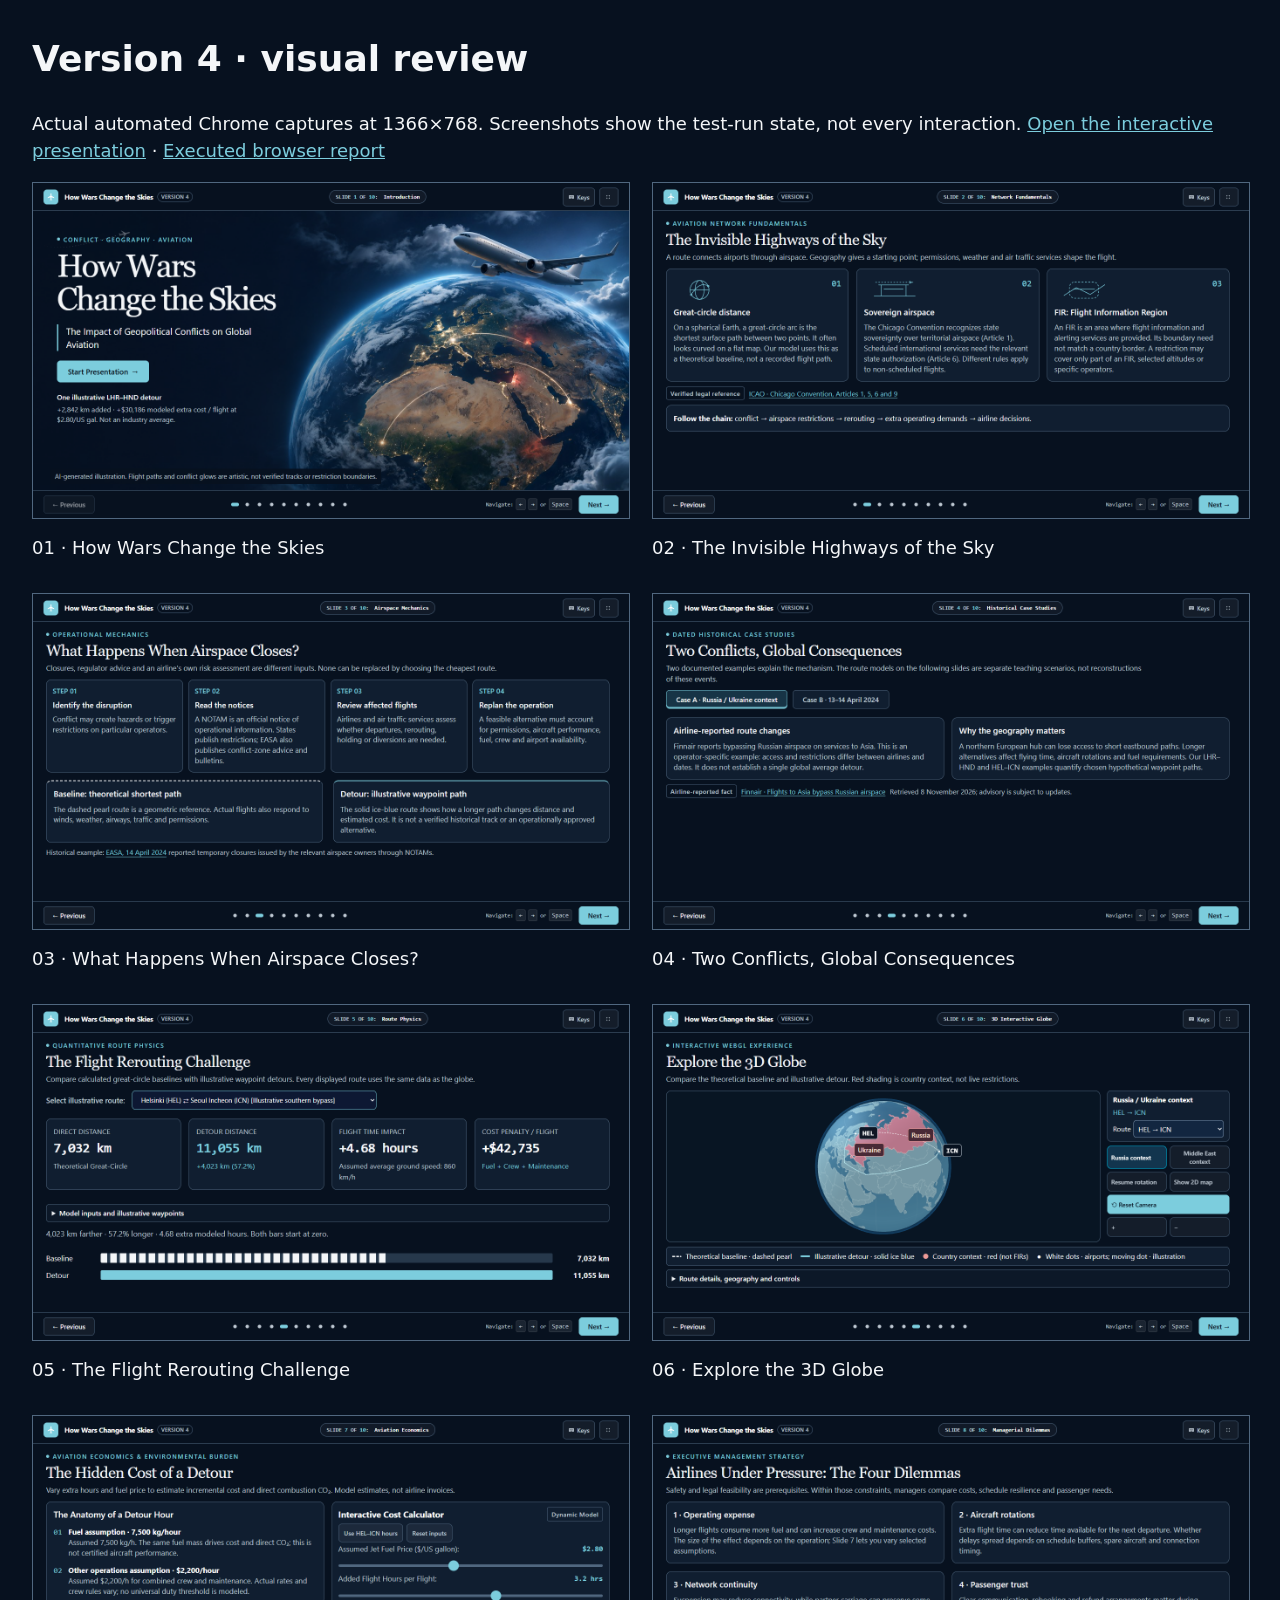
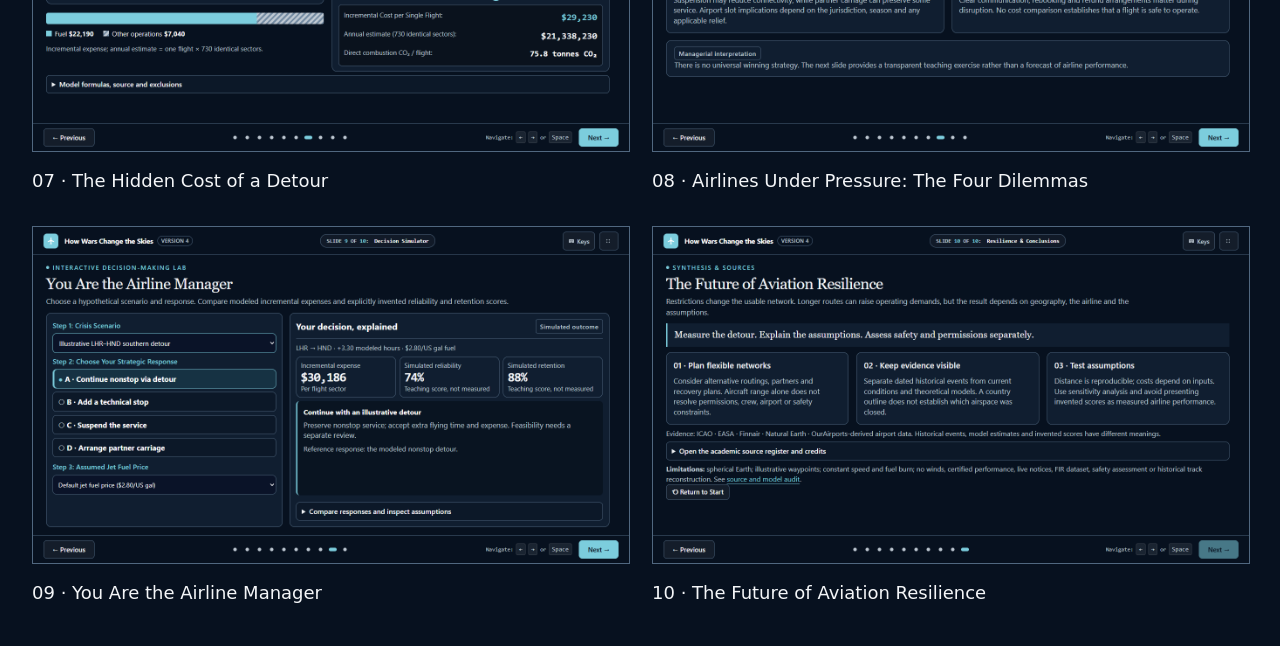
<file: artifacts/v4/preview.html>
<!doctype html><html lang="en"><meta charset="utf-8"><meta name="viewport" content="width=device-width,initial-scale=1"><title>Version 4 — ten-slide visual review</title><style>body{background:#07111f;color:#f4f6f8;font:18px/1.5 system-ui;margin:32px}main{display:grid;grid-template-columns:repeat(auto-fit,minmax(min(100%,480px),1fr));gap:24px}figure{margin:0}img{width:100%;height:auto;border:1px solid #50677f}a{color:#7ccddd}figcaption{padding:8px 0}</style><h1>Version 4 · visual review</h1><p>Actual automated Chrome captures at 1366×768. Screenshots show the test-run state, not every interaction. <a href="../../index.html">Open the interactive presentation</a> · <a href="browser-results.json">Executed browser report</a></p><main><figure><a href="v4-slide-01-projector.png"><img loading="lazy" src="v4-slide-01-projector.png" alt="Slide 1: How Wars Change the Skies at 1366 by 768"></a><figcaption>01 · How Wars Change the Skies</figcaption></figure><figure><a href="v4-slide-02-projector.png"><img loading="lazy" src="v4-slide-02-projector.png" alt="Slide 2: The Invisible Highways of the Sky at 1366 by 768"></a><figcaption>02 · The Invisible Highways of the Sky</figcaption></figure><figure><a href="v4-slide-03-projector.png"><img loading="lazy" src="v4-slide-03-projector.png" alt="Slide 3: What Happens When Airspace Closes? at 1366 by 768"></a><figcaption>03 · What Happens When Airspace Closes?</figcaption></figure><figure><a href="v4-slide-04-projector.png"><img loading="lazy" src="v4-slide-04-projector.png" alt="Slide 4: Two Conflicts, Global Consequences at 1366 by 768"></a><figcaption>04 · Two Conflicts, Global Consequences</figcaption></figure><figure><a href="v4-slide-05-projector.png"><img loading="lazy" src="v4-slide-05-projector.png" alt="Slide 5: The Flight Rerouting Challenge at 1366 by 768"></a><figcaption>05 · The Flight Rerouting Challenge</figcaption></figure><figure><a href="v4-slide-06-projector.png"><img loading="lazy" src="v4-slide-06-projector.png" alt="Slide 6: Explore the 3D Globe at 1366 by 768"></a><figcaption>06 · Explore the 3D Globe</figcaption></figure><figure><a href="v4-slide-07-projector.png"><img loading="lazy" src="v4-slide-07-projector.png" alt="Slide 7: The Hidden Cost of a Detour at 1366 by 768"></a><figcaption>07 · The Hidden Cost of a Detour</figcaption></figure><figure><a href="v4-slide-08-projector.png"><img loading="lazy" src="v4-slide-08-projector.png" alt="Slide 8: Airlines Under Pressure: The Four Dilemmas at 1366 by 768"></a><figcaption>08 · Airlines Under Pressure: The Four Dilemmas</figcaption></figure><figure><a href="v4-slide-09-projector.png"><img loading="lazy" src="v4-slide-09-projector.png" alt="Slide 9: You Are the Airline Manager at 1366 by 768"></a><figcaption>09 · You Are the Airline Manager</figcaption></figure><figure><a href="v4-slide-10-projector.png"><img loading="lazy" src="v4-slide-10-projector.png" alt="Slide 10: The Future of Aviation Resilience at 1366 by 768"></a><figcaption>10 · The Future of Aviation Resilience</figcaption></figure></main></html>
</file>
<file: assets/v4.css>
/* V4: consolidated accessibility/cartography foundation and proven V3 layout.
   The release stylesheets remain unchanged; only this enhancement file is loaded. */
:root { --text-dim:#9aaec6; --text-muted:#b3c2d5; }
body { user-select:text; }
a { color:#71dfff; text-underline-offset:3px; }
:focus-visible { outline:3px solid var(--accent-cyan) !important; outline-offset:4px; }
.glass-card,.concept-card { box-shadow:0 8px 26px #0002; }
.slide-subtitle { line-height:1.6; }
.slide p, .slide li { overflow-wrap:anywhere; }
#dataStatus:not(:empty) { position:fixed; top:74px; left:18px; right:18px; z-index:500; padding:14px; background:#431c29; color:#fff; border:1px solid #ffb4b4; border-radius:8px; }
.provenance { display:flex; flex-wrap:wrap; gap:8px; align-items:center; font-size:.78rem; color:#b3c2d5; margin:12px 0; }
.evidence-badge { display:inline-block; padding:3px 8px; border:1px solid #6e8ba7; border-radius:5px; color:#e5f2ff; font:600 .7rem var(--font-sans); letter-spacing:.04em; }
.evidence-badge.model { border-color:var(--border-subtle); color:var(--text-muted); }
.source-note { font-size:.8rem; color:#b3c2d5; line-height:1.65; margin-top:10px; }
.globe-stage-container { height:clamp(490px,65vh,720px); flex-shrink:0; background:radial-gradient(ellipse at center,#122c49,#020815 70%); }
.globe-hud { top:16px; left:16px; max-width:270px; }
.hud-chip { padding:10px 14px; }
.route-legend { bottom:86px; left:16px; max-width:260px; pointer-events:none; }
.legend-item { font-size:.74rem; }
.globe-controls-panel { bottom:14px; left:16px; right:16px; flex-wrap:wrap; justify-content:center; }
.globe-controls-panel .action-btn[aria-pressed=true] { color:#fff; border-color:#00d2ff; background:#12354e; }
.legend-line.baseline { height:0; border-top:3px dashed #00d2ff; background:none; }
#globeLabels { position:absolute; inset:0; pointer-events:none; overflow:hidden; }
.airport-label { position:absolute; font:600 11px var(--font-mono); color:#fff; background:#071323e8; padding:4px 7px; border:1px solid #8ad8ff; border-radius:5px; white-space:nowrap; }
.country-label { color:#ffe4da; background:#3b1929cc; border-color:#c78891; font:500 11px var(--font-sans); }
#globeStatus { position:absolute; top:16px; right:16px; max-width:235px; font-size:.75rem; color:#b3c2d5; background:#071323d9; padding:9px 12px; border-radius:8px; }
#mapCanvas { width:100%; height:100%; display:none; }
.route-chart { margin-top:18px; display:grid; gap:12px; }
.route-chart-row { display:grid; grid-template-columns:110px 1fr 100px; align-items:center; gap:10px; font-size:.83rem; }
.route-chart-track { height:13px; background:#ffffff12; border-radius:9px; overflow:hidden; }
.route-chart-track span { height:100%; display:block; border-radius:9px; }
details { margin-top:12px; font-size:.82rem; color:#b3c2d5; } summary { cursor:pointer; color:#d2eaff; padding:8px 0; }
.brand-badge { white-space:nowrap; }

/* Presentation-only polish. Model, dependencies and ten-slide architecture stay intact. */
html,body { font-size:18px; }
body::before { opacity:.25; }
.slide { padding:24px 40px; gap:0; scrollbar-gutter:stable; transition:opacity .18s ease,transform .18s ease; }
.slide-header { margin-bottom:20px; }
.slide-title { font-size:clamp(1.9rem,2.8vw,2.6rem); font-weight:750; letter-spacing:-.035em; }
.slide-subtitle { max-width:1100px; font-size:1rem; line-height:1.45; }
.slide-category { font-size:.78rem; letter-spacing:.12em; }
.glass-card,.concept-card,.step-box,.slider-control-card,.sim-result-card {
  background:#101f34; border-color:#46617c; box-shadow:none; backdrop-filter:none;
}
.glass-card,.step-box { padding:20px; }
.glass-card h3 { font-size:1.12rem; line-height:1.3; }
.glass-card p { font-size:1rem !important; line-height:1.48; }
.grid-2,.grid-3,.grid-4 { gap:18px; }
.glass-card:hover { background:#101f34; border-color:#7891ac; }
.stat-value { font-variant-numeric:tabular-nums; font-size:1.9rem; letter-spacing:-.04em; }
.grid-4 .glass-card>div:not(.stat-value) { font-size:.9rem !important; }
.source-note,.provenance { font-size:.85rem; line-height:1.45; }
.evidence-badge,.tag { font-size:.75rem; letter-spacing:.025em; padding:4px 9px; }
select { background:#122640; color:#fff; border:1px solid #829ab5; border-radius:7px; padding:8px; max-width:100%; font:inherit; }
button,select,input { scroll-margin:20px; }
button { font-family:var(--font-sans); }
.action-btn,.nav-btn,.tab-btn { min-height:42px; }
.top-bar,.bottom-bar { background:#07101ff5; padding-inline:24px; }
.brand-title { font-size:.95rem; }.brand-badge { font-size:.68rem; }
.top-center-info { max-width:45%; }.slide-indicator-pill { font-size:.74rem; }
.dot-item { min-width:12px; height:12px; padding:0; }
.dot-item.active { min-width:28px; }
.hero-layout { gap:36px; }
.hero-title-giant { font-size:clamp(2.8rem,4.4vw,4.4rem); }
.hero-tagline { font-size:1.12rem; line-height:1.45; }
.hero-preview-box { height:360px; box-shadow:none; background:#10243a; }
.hero-radar-ring,.hero-globe-center-icon { animation:none; }
.hero-preview-box .source-note { position:relative; z-index:2; text-align:center; }
.process-timeline { gap:14px; margin-top:0; }.step-box h3 { font-size:1.05rem; line-height:1.3; }
.step-number { font-size:.85rem; margin-bottom:12px; }
.step-box .source-note { font-size:1rem; line-height:1.4; }
.slider-group>div { font-size:1rem !important; }
.split-compare { margin-top:18px; }
.route-chart-track { height:20px; background:#243950; }
.route-chart-row { grid-template-columns:115px 1fr 120px; font-size:1rem; }
.route-chart-row strong { text-align:right; font-variant-numeric:tabular-nums; }
.slide details { background:#0c1a2d; border:1px solid #46617c; padding:6px 14px; border-radius:8px; }
summary { font-size:.9rem; font-weight:600; }
.route-summary { margin-block:12px; color:var(--text-main); font-size:1.05rem; }
.comparison-explainer { font-size:.9rem; color:var(--text-muted); margin-top:10px; }
.cost-composition { display:flex; height:26px; overflow:hidden; border-radius:5px; background:#243950; }
.cost-composition span { min-width:0; }
#fuelCostBar { background:var(--route-detour); } #otherCostBar { background:#61e3ff; }
.chart-legend { display:flex; flex-wrap:wrap; gap:12px 22px; margin-top:10px; font-size:.9rem; }
.chart-legend span::before { content:''; display:inline-block; width:13px; height:13px; margin-right:7px; background:var(--route-detour); }
.chart-legend span:last-child::before { background:#61e3ff; }
.calculator-actions { display:flex; flex-wrap:wrap; gap:8px; margin-bottom:12px; }
.calculator-actions button { font-size:.83rem; }
.sim-container { grid-template-columns:minmax(310px,.85fr) minmax(0,1.15fr); gap:20px; }
.sim-panel { gap:14px; }.sim-result-card { padding:18px; gap:14px; }
.sim-option-card { padding:10px 12px; }.sim-option-card p { line-height:1.35; }
.sim-result-card .glass-card { min-width:0; padding:12px !important; }
.sim-result-card .glass-card .stat-value { font-size:1.55rem !important; }
.sim-result-card .glass-card>div:first-child { font-size:.78rem !important; }
.sim-result-card .glass-card>div:last-child { font-size:.72rem !important; }
.sim-context { font-size:.9rem; color:#c6eaff; }
.strategy-table { width:100%; border-collapse:collapse; font-size:.83rem; }
.strategy-table caption { text-align:left; padding-block:8px; color:var(--text-muted); }
.strategy-table th,.strategy-table td { padding:9px 7px; text-align:left; border-bottom:1px solid #496078; }
.strategy-table tr[aria-current=true] { background:#183d54; font-weight:600; }
.strategy-table th { color:#d7edff; }
.conclusion-callout { border-left:4px solid var(--accent-cyan); padding:16px 20px; margin-bottom:18px; background:#132c43; font-size:1.15rem; line-height:1.4; }
.source-register { margin-top:16px; }.source-register ul { padding-left:24px; line-height:1.7; }
.source-register li { margin-bottom:8px; }
.source-register p { margin-top:10px; }
.modal-box { width:570px; background:#102138; }
.globe-explorer { display:grid; grid-template-columns:minmax(0,1fr) minmax(0,1.6fr); gap:6px 16px; }
.globe-hud { position:static; max-width:none; grid-column:1; grid-row:1; }
.hud-chip { background:#101f34; padding:8px 12px; }
.globe-hud .hud-chip { display:grid; grid-template-columns:minmax(0,1fr) auto; gap:2px 10px; }
.hud-chip>div:first-child { grid-column:1 / -1; }
.globe-hud .hud-chip>div:first-child { display:none; }
#hudScenarioName,#hudRoutePair { grid-column:1; }
.globe-route-picker { grid-column:2; grid-row:2 / 4; display:flex; gap:6px; align-items:center; font-size:.8rem; }
.globe-route-picker select { padding:6px; }
.globe-controls-panel { position:static; grid-column:2; grid-row:1; padding:0; background:transparent; border:0; justify-content:flex-end; align-content:center; }
.globe-controls-panel .action-btn { font-size:.77rem; padding:7px 10px; }
.globe-stage-container { grid-column:1 / -1; grid-row:2; height:clamp(260px,calc(100dvh - 480px),560px); }
.route-legend { position:static; grid-column:1 / -1; grid-row:3; max-width:none; display:flex; flex-direction:row; flex-wrap:wrap; gap:10px 24px; padding:10px 12px; background:#101f34; }
.legend-item { font-size:.85rem; }
.legend-line { flex-shrink:0; }.airport-key { color:#fff; }
#globeStatus { position:static; display:block; grid-column:1 / -1; grid-row:4; max-width:none; background:transparent; padding:0; font-size:.82rem; }
#globeStatus:empty { display:none; }
.airport-label { font-size:14px; }.country-label { font-size:13px; }
.globe-controls-panel button:disabled { opacity:.5; cursor:default; }
.shortcut-row { font-size:1rem; }.key-badge { font-size:.82rem; }
@media(min-width:1100px) and (max-height:850px) {
 html,body { font-size:17px; }
 .slide { padding:18px 30px; }.slide-header { margin-bottom:14px; }
 .slide-subtitle { margin-top:7px; }.slide-title { font-size:2rem; }
 .glass-card,.step-box { padding:16px; }
 .hero-preview-box { height:310px; }.hero-tagline { margin-bottom:18px; }
 .sim-option-card p { margin-top:2px !important; }.sim-panel { gap:10px; }
 #slide-6 .slider-control-card { padding:18px; margin-top:0; } #slide-6 .slider-group { margin-bottom:6px; }
 .globe-hud .hud-chip { padding:6px 10px; } #hudScenarioName { font-size:.88rem !important; }
 .globe-controls-panel .action-btn { min-height:38px; padding:6px 8px; font-size:.74rem; }
 .sim-option-card p { display:none; }.sim-option-card strong { font-size:1rem !important; }
 .sim-result-card { gap:10px; padding:14px; height:auto; }
 .sim-panel { padding:18px; gap:8px; }.sim-option-card { padding:8px 12px; min-height:44px; }
 #simDebriefText { font-size:1rem !important; line-height:1.35 !important; }
 #simTradeoff { margin-top:8px; }
 .slide details { padding:4px 12px; margin-top:8px; } summary { padding:4px 0; }
 #slide-6 .slider-control-card>h3 { margin-bottom:10px !important; }
 .calculator-actions { margin-bottom:8px; }
 #slide-6 .slider-control-card>div:last-child { padding:14px !important; margin-top:12px !important; }
 #slide-9 .conclusion-callout { padding:12px 16px; margin-bottom:12px; }
 #slide-9>.nav-btn { min-height:36px; align-self:flex-start; padding:6px 12px; }
}
@media(max-width:1099px) {
 .top-center-info { display:none; }.slide { padding:22px; }
 .grid-4 { grid-template-columns:repeat(2,minmax(0,1fr)); }
 .process-timeline { grid-template-columns:repeat(2,minmax(0,1fr)); }
 .sim-container { grid-template-columns:1fr; }
}
@media(max-width:760px) {
 html,body { font-size:17px; }.slide { padding:22px 16px; }
 .top-bar,.bottom-bar { padding-inline:10px; }.brand-title { font-size:.82rem; }
 .action-btn,.nav-btn { font-size:.8rem; }.dots-container { gap:4px; }.dot-item { min-width:7px; width:7px; height:10px; }.dot-item.active { min-width:17px; width:17px; }
 .grid-2,.grid-3,.grid-4,.process-timeline { grid-template-columns:1fr; }
 .hero-layout { gap:22px; }.hero-preview-box { height:260px; }
 .route-chart-row { grid-template-columns:75px 1fr 90px; font-size:.88rem; }
 .slide-title { font-size:1.85rem; }.slide-subtitle { font-size:1rem; }
 .strategy-table { font-size:.78rem; }.strategy-table th,.strategy-table td { padding:8px 3px; }
 .globe-explorer { display:flex; flex-direction:column; }
 .globe-hud { order:0; }.globe-controls-panel { order:1; justify-content:flex-start; }
 .globe-stage-container { order:2; height:340px; }.route-legend { order:3; }
 #globeStatus { order:4; }.legend-item { font-size:.82rem; }
}
/* Authoritative cinematic design tokens. Warm hues belong only to the hero artwork. */
:root {
 --bg-deep:#07111f; --bg-dark:#0b1726; --bg-card:#101e30; --bg-card-hover:#14263a;
 --text-main:#f4f6f8; --text-muted:#bec8d2; --text-dim:#bec8d2;
 --accent-cyan:#7ccddd; --accent-blue:#7ccddd; --route-baseline:#f4f6f8; --route-detour:#7ccddd;
 --accent-red:#ed9b98; --accent-purple:#bec8d2; --border-subtle:#50677f; --border-focus:#7ccddd;
 --glow-cyan:none; --glow-route:none; --glow-red:none;
 --font-sans:'Segoe UI',system-ui,-apple-system,sans-serif; --font-mono:Consolas,'Liberation Mono',monospace;
 --font-display:Georgia,Cambria,'Times New Roman',serif;
}
body { user-select:text; } body::before { display:none; }
.top-bar,.bottom-bar { background:var(--bg-deep); backdrop-filter:none; }
.brand-logo-box { background:var(--accent-cyan); color:var(--bg-deep); box-shadow:none; }
.brand-badge { color:var(--text-muted); border-color:var(--border-subtle); background:transparent; }
.slide { padding:24px 40px; }
.slide-title { font-family:var(--font-display); font-weight:400; letter-spacing:-.025em; line-height:1.15; color:var(--text-main); }
.slide-header { margin-bottom:20px; }
.slide-category { color:var(--accent-cyan); font:600 .85rem var(--font-sans); letter-spacing:.13em; margin-bottom:10px; }
.slide-subtitle { color:var(--text-muted); max-width:1100px; }
.glass-card,.concept-card,.step-box,.slider-control-card,.sim-panel,.sim-result-card { background:var(--bg-card); border-color:var(--border-subtle); border-radius:12px; box-shadow:none; backdrop-filter:none; }
.glass-card:hover { background:var(--bg-card); border-color:var(--border-subtle); transform:none; }
.glass-card h3,.step-box h3 { color:var(--text-main); font-weight:600; }
.glass-card p { color:var(--text-muted); }
a { color:var(--accent-cyan); text-decoration:underline; text-underline-offset:4px; }
:focus-visible { outline:3px solid var(--accent-cyan) !important; outline-offset:3px; }
button,select,[role=button],summary { touch-action:manipulation; }
button,select { min-height:44px; }
.nav-btn,.action-btn,.tab-btn { box-shadow:none; border-radius:8px; }
.nav-btn-primary { color:var(--bg-deep); background:var(--accent-cyan); border:1px solid var(--accent-cyan); box-shadow:none; }
.nav-btn:hover:not(:disabled),.action-btn:hover:not(:disabled) { color:var(--bg-deep); background:var(--accent-cyan); border-color:var(--accent-cyan); box-shadow:none; transform:none; filter:none; }
.nav-btn:disabled { opacity:.55; }
.top-bar button { min-width:44px; }
.dots-container { gap:2px; }
.dot-item,.dot-item.active { width:26px; min-width:26px; height:32px; border:0; background:transparent; border-radius:4px; box-shadow:none; }
.dot-item::before { content:''; display:block; width:8px; height:8px; border-radius:50%; background:var(--text-muted); margin:auto; }
.dot-item.active::before { width:18px; border-radius:4px; background:var(--accent-cyan); }
.dot-item:hover { background:#152c3d; transform:none; }
.dot-tooltip { font:500 16px var(--font-sans); background:#101e30; bottom:38px; }
.dot-item:focus-visible .dot-tooltip { opacity:1; transform:translateX(-50%); }
.dot-item:first-child .dot-tooltip { left:0; transform:translateX(0); }
.dot-item:last-child .dot-tooltip { left:auto; right:0; transform:translateX(0); }
.tab-btn { color:var(--text-muted); background:var(--bg-card); }
.tab-btn[aria-pressed=true] { color:var(--text-main); border-color:var(--accent-cyan); background:#173446; box-shadow:inset 0 -3px var(--accent-cyan); }
[hidden] { display:none !important; }
.evidence-badge,.evidence-badge.model,.tag,.tag-cyan { background:transparent; border-color:var(--border-subtle); color:var(--text-muted); font-size:.85rem; }
.provenance,.source-note,details,summary { color:var(--text-muted); font-size:.94rem; line-height:1.45; }
.provenance { margin:12px 0; gap:10px; }
summary { color:var(--text-main); min-height:32px; }
.slide details { background:#0c1828; border-color:var(--border-subtle); }
.source-register .source-note { font-size:1rem; }
/* Cover: actual text and controls sit above text-free generated artwork. */
#slide-0 { position:absolute; background-image:linear-gradient(90deg,#07111fba 0%,#07111f5c 43%,transparent 68%),url('hero-v4.jpg'); background-size:cover; background-position:center; padding:clamp(28px,4vw,70px); justify-content:center; }
.hero-layout { display:block; width:100%; position:relative; z-index:1; }
.hero-copy { width:min(53%,720px); }
.hero-title-giant { font:400 clamp(48px,5.8vw,92px)/1.04 var(--font-display); color:var(--text-main); letter-spacing:-.045em; background:none; -webkit-text-fill-color:var(--text-main); margin:18px 0 24px; }
.hero-tagline { font-size:clamp(19px,1.65vw,25px); line-height:1.45; border-left:3px solid var(--accent-cyan); padding-left:18px; max-width:520px; color:var(--text-main); margin-bottom:28px; }
.hero-start { min-height:50px; padding:12px 24px; font-size:1rem; }
.hero-model-note { max-width:470px; margin-top:30px; color:var(--text-muted); font-size:16px; line-height:1.45; }
.hero-model-note strong { font-weight:600; color:var(--text-main); }.hero-model-note p { margin-top:5px; }
.hero-art-credit { position:absolute; bottom:14px; left:40px; right:40px; font-size:15px; color:var(--text-muted); background:#07111fe8; padding:6px 10px; width:fit-content; max-width:calc(100% - 80px); }
/* Editorial briefing panels with simple, labelled diagrams. */
#slide-1 .grid-3 { counter-reset:concept; }
#slide-1 .grid-3>.glass-card { position:relative; padding-top:22px; }
#slide-1 .grid-3>.glass-card::before { counter-increment:concept; content:'0' counter(concept); display:block; color:var(--accent-cyan); font:500 20px var(--font-mono); margin-bottom:14px; }
.process-timeline { gap:12px; }.step-number { color:var(--accent-cyan); font:600 16px var(--font-sans); }
.split-compare .glass-card { border-top:2px dashed var(--route-baseline); }
.split-compare .glass-card:last-child { border-top:2px solid var(--route-detour); }
.route-chart-track { background:#26384b; height:22px; border-radius:3px; }
.route-chart-track span { border-radius:0; }
#baselineBar { background:repeating-linear-gradient(90deg,var(--route-baseline) 0 15px,#26384b 15px 22px) !important; }
.grid-4 .glass-card>div:not(.stat-value) { font-size:.96rem !important; }
.route-summary,.comparison-explainer { color:var(--text-muted); }
#slide-7 .grid-4 { grid-template-columns:repeat(2,minmax(0,1fr)); }
#slide-7 .grid-4 h3 { color:var(--text-main); }
#slide-7>.glass-card:last-child { margin-top:16px !important; padding:14px 18px; }
/* Globe toolbar is outside the canvas; all overlays remain pointer-transparent. */
.globe-explorer { grid-template-columns:minmax(250px,.72fr) minmax(0,1.6fr); gap:8px 16px; }
.globe-controls-panel { gap:6px; }
.globe-controls-panel .action-btn { min-width:44px; min-height:44px; font-size:15px; padding:8px 10px; }
.hud-chip { background:var(--bg-card); border-color:var(--border-subtle); }
.globe-route-picker { font-size:16px; }.globe-route-picker select { font-size:16px; min-height:40px; }
#hudScenarioName,#hudRoutePair { font-size:16px !important; }
.globe-stage-container { height:clamp(286px,calc(100dvh - 450px),640px); background:#081523; border-color:var(--border-subtle); border-radius:12px; }
.route-legend { background:var(--bg-card); border-color:var(--border-subtle); gap:8px 20px; padding:9px 12px; }
.legend-item { font-size:16px; }.legend-line { box-shadow:none !important; }
.legend-line.baseline { background:none; border-top:3px dashed var(--route-baseline); }
.legend-line.reroute { background:var(--route-detour); }
.legend-line.closed-zone { background:var(--accent-red); }
.airport-label { font-size:16px; background:#07111ff5; border-color:var(--text-muted); }
.country-label { font-size:15px; background:#482936; border-color:#ed9b98; }
#globeStatus { color:var(--text-muted); font-size:16px; }
.globe-controls-panel button:disabled { opacity:.65; }
/* Cost colors are neutral components, not risk judgements. */
#fuelCostBar,.chart-legend span::before { background:var(--route-detour); }
#otherCostBar,.chart-legend span:last-child::before { background:repeating-linear-gradient(135deg,#bec8d2 0 5px,#748ba2 5px 9px); }
input[type=range] { height:28px; background:transparent; cursor:pointer; accent-color:var(--accent-cyan); }
input[type=range]::-webkit-slider-runnable-track { height:6px; background:#50677f; border-radius:4px; }
input[type=range]::-webkit-slider-thumb { width:24px; height:24px; margin-top:-9px; background:var(--accent-cyan); box-shadow:none; }
input[type=range]::-moz-range-thumb { width:24px; height:24px; background:var(--accent-cyan); border:0; }
.sim-option-card { border-color:var(--border-subtle); background:#0c1828; box-shadow:none; }
.sim-option-card.selected { background:#163243; border-color:var(--accent-cyan); box-shadow:inset 3px 0 var(--accent-cyan); }
.sim-option-card strong::before { content:'○ '; color:var(--text-muted); }
.sim-option-card.selected strong::before { content:'● '; color:var(--accent-cyan); }
.sim-context { color:var(--text-muted); }
.sim-result-card .glass-card>div:first-child,.sim-result-card .glass-card>div:last-child { font-size:16px !important; text-transform:none !important; }
.sim-result-card .glass-card .stat-value { font-size:1.7rem !important; color:var(--text-main) !important; }
.strategy-table { font-size:1rem; }.strategy-table tr[aria-current=true] { background:#173446; }
.conclusion-callout { font-family:var(--font-display); color:var(--text-main); background:#101e30; border-left:3px solid var(--accent-cyan); font-size:1.45rem; }
@media(min-width:1100px) and (max-height:850px) {
 .slide { padding:18px 30px; }.slide-title { font-size:2.1rem; }.slide-header { margin-bottom:14px; }
 .slide-category { margin-bottom:7px; }.glass-card p { line-height:1.4; }
 .source-note,.provenance,details,summary { font-size:16px; }
 .hero-title-giant { font-size:clamp(58px,5.4vw,78px); margin:12px 0 20px; }
 .hero-tagline { font-size:21px; margin-bottom:22px; }.hero-model-note { margin-top:22px; }
 #slide-1 .grid-3>.glass-card::before { margin-bottom:10px; }
 .process-timeline .step-box { padding:14px; }.step-number { margin-bottom:10px; }
 .globe-stage-container { height:calc(100dvh - 452px); min-height:250px; }
 .globe-controls-panel .action-btn { font-size:14px; padding:6px 8px; min-height:44px; }
 .sim-container { gap:16px; }.sim-panel { padding:14px; }
 .sim-result-card { padding:14px; gap:10px; }.sim-result-card>.grid-3 { gap:8px; }
 .sim-result-card .glass-card { padding:10px !important; }
 .sim-result-card .glass-card>div:first-child,.sim-result-card .glass-card>div:last-child { font-size:15px !important; }
 #slide-9 .conclusion-callout { font-size:1.25rem; }
 #slide-9 .source-note { margin-top:8px; }
}
@media(max-width:1099px) {
 .globe-explorer { grid-template-columns:1fr; }.globe-hud,.globe-controls-panel { grid-column:1; grid-row:auto; }
 .globe-stage-container,.route-legend,#globeStatus { grid-column:1; grid-row:auto; }
 .globe-controls-panel { justify-content:flex-start; }
 .globe-stage-container { height:400px; }
 .hero-copy { width:65%; }.hero-title-giant { font-size:clamp(44px,6.5vw,72px); }
}
@media(max-width:760px) {
 .slide { padding:22px 18px; }.slide-title { font-size:1.9rem; }
 #slide-0 { padding:32px 24px 100px; background-position:62% center; background-image:linear-gradient(90deg,#07111ff2,#07111fa8),url('hero-v4.jpg'); justify-content:flex-start; }
 .hero-copy { width:100%; }.hero-title-giant { font-size:52px; margin-top:24px; }.hero-tagline { font-size:20px; }
 .hero-art-credit { position:static; margin-top:26px; max-width:100%; width:auto; font-size:15px; padding:8px; }
 .hero-model-note { font-size:16px; }
 #slide-7 .grid-4 { grid-template-columns:1fr; }
 .bottom-bar { height:100px; padding:8px 12px; flex-wrap:wrap; }
 .bottom-bar>.dots-container { order:3; flex-basis:100%; justify-content:center; }
 .slide-deck { bottom:100px; }
 .dots-container { gap:2px; }.dot-item,.dot-item.active { width:26px; min-width:26px; height:28px; }
 .bottom-bar>.nav-btn { order:1; }.bottom-bar>div:last-child { order:2; margin-left:auto; }
 .dot-tooltip { display:none; }
 .sim-result-card>.grid-3 { grid-template-columns:1fr; }
 .strategy-table { font-size:15px; }.strategy-table th,.strategy-table td { padding:8px 4px; overflow-wrap:anywhere; }
 .globe-route-picker select { max-width:150px; }.globe-stage-container { height:380px; }
 #globeStatus { display:block; }.route-chart-row { grid-template-columns:75px 1fr 85px; font-size:16px; }
}
@media(prefers-reduced-motion:reduce) { *,*::before,*::after { animation:none !important; transition:none !important; scroll-behavior:auto !important; } }
/* Hidden slides must never retain an outgoing WebGL toolbar over the active slide. */
.slide:not(.active) { visibility:hidden !important; pointer-events:none; transition:none; }
.slide.active { z-index:1; isolation:isolate; }
@media(max-width:760px) { .slide-deck { height:calc(100dvh - 64px - 100px); bottom:auto; } }
/* Do not animate inherited visibility: legacy transition:all delayed descendant hit tests. */
.slide * { transition-property:background-color,border-color,color; transition-duration:.15s; }
/* Final fit refinements retain label size and larger control targets. */
#slide-0 { background-position:right top; }
.concept-diagram { height:52px; width:140px; display:block; color:var(--accent-cyan); margin:0 0 12px; }
#slide-1 .grid-3>.glass-card::before { float:right; }
.cost-symbol { color:var(--accent-cyan); font:500 18px var(--font-mono); padding-top:3px; }
.globe-stage-container { height:clamp(250px,calc(100dvh - 510px),560px); }
.sim-feedback { background:#091421; border-radius:8px; padding:16px; border-left:3px solid var(--accent-cyan); flex-grow:1; }
.sim-panel>div>label { font:600 16px var(--font-sans) !important; text-transform:none !important; }
@media(min-width:1100px) and (max-height:850px) {
 .globe-stage-container { height:calc(100dvh - 510px); min-height:230px; }
 .sim-result-card { gap:8px; }.sim-feedback { padding:12px 14px; }
 .sim-result-card .glass-card>div:first-child,.sim-result-card .glass-card>div:last-child { line-height:1.25; }
 .sim-result-card .glass-card .stat-value { line-height:1.2; }
 #slide-6 .slider-control-card { padding:14px; }
 #slide-6 .slider-control-card>div:last-child { padding:12px !important; margin-top:6px !important; }
 #slide-6 .slider-group { margin-bottom:2px; }
 #slide-6 .slider-group input { margin-top:4px; }
 #slide-6 .calculator-actions { margin-bottom:4px; }
}
@media(max-width:1099px) { .globe-stage-container { height:400px; } }
/* Desktop globe briefing: useful Earth area beside a compact control rail. */
@media(min-width:1100px) {
 .globe-explorer { grid-template-columns:minmax(0,1fr) 280px; grid-template-rows:auto 1fr; gap:10px 16px; }
 .globe-hud { grid-column:2; grid-row:1; }
 .globe-hud .hud-chip { display:flex; flex-direction:column; gap:3px; padding:8px 12px; }
 .globe-hud .hud-chip>div:first-child { display:none; }
 .globe-route-picker { display:flex; align-items:center; margin-top:2px; }
 .globe-route-picker select { flex:1; }
 .globe-controls-panel { grid-column:2; grid-row:2; display:grid; grid-template-columns:repeat(2,minmax(0,1fr)); align-self:start; gap:8px; }
 .globe-controls-panel .action-btn { font-size:14px; min-height:44px; white-space:normal; }
 #resetGlobe { grid-column:1 / -1; }
 .globe-stage-container { grid-column:1; grid-row:1 / 3; height:clamp(300px,calc(100dvh - 420px),540px); min-height:0; }
 .route-legend { grid-column:1 / -1; grid-row:3; }
 #globeStatus { grid-column:1 / -1; grid-row:4; }
}
@media(min-width:1100px) and (max-height:850px) {
 #slide-6 .slider-control-card { padding-block:12px; }
 #slide-6 .slider-control-card>h3 { margin-bottom:6px !important; }
 #slide-6 .calculator-actions { margin-bottom:2px; }
}
.route-selection { display:flex; align-items:center; gap:16px; margin-bottom:20px; }
.grid-2>*,.grid-3>*,.grid-4>*,.sim-container>* { min-width:0; }
.sim-step-label { font:600 16px var(--font-sans); color:var(--accent-cyan); margin-bottom:8px; }
@media(max-width:760px) {
 .brand-badge { display:none; }.top-center-info { display:none; }
 .bottom-bar .key-hint { display:none !important; }
 .bottom-bar>div:last-child { gap:0 !important; }
 .route-selection { flex-direction:column; align-items:stretch; gap:8px; }
 #routeSelector { width:100%; max-width:100%; min-width:0; }
}
</file>
